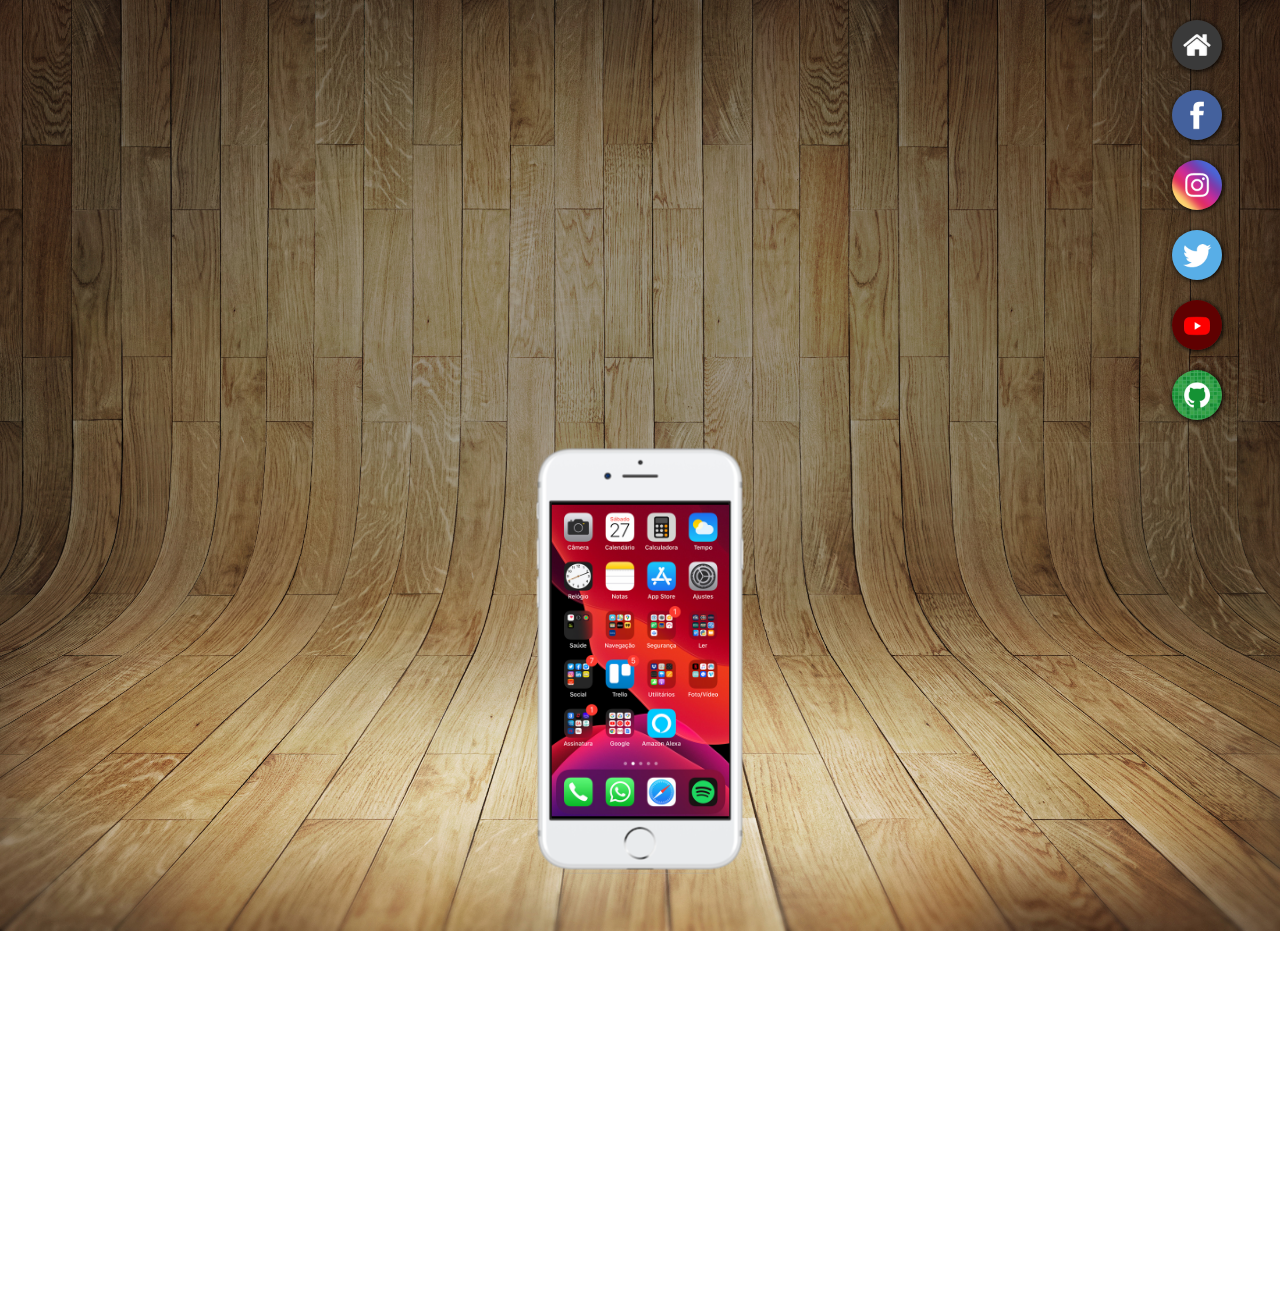
<file: index.html>
<!DOCTYPE html>
<html lang="pt-br">

<head>
    <meta charset="UTF-8">
    <meta name="viewport" content="width=device-width, initial-scale=1.0">
    <title>Projeto rede sociais</title>
    <link rel="shortcut icon" href="favicon.ico" type="image/x-icon">
    <link rel="stylesheet" href="estilos/style.css">
</head>

<body>
    <main>  <!--criou duas section dentro do main para indentificar o conteudo principal 'iphone'  e 'redes sociais '-->
        <section id="telefone">  <!-- elemento unico para setar as propriedades no css -->
            <iframe src="home.html" name="home" id="home" frameborder="0"></iframe>
        </section>
        <section id="redes">
           <a href="home.html" target="home"><img src="imagens/logo-home.jpg" alt="home"></a> 
           <a href="facebook.html" target="home"><img src="imagens/logo-facebook.jpg" alt="facebook"></a>
          <a href="insta.html" target="home"><img src="imagens/logo-instagram.jpg" alt="instagram"></a>
          <a href="twitter.html" target="home"><img src="imagens/logo-twitter.jpg" alt="twitter"></a>
          <a href="youtube.html" target="home"><img src="imagens/logo-youtube.jpg" alt="youtube"></a>
          <a href="git.html" target="home"><img src="imagens/logo-github.jpg" alt="github"></a>
          

        </section>
    </main>
</body>

</html>
</file>
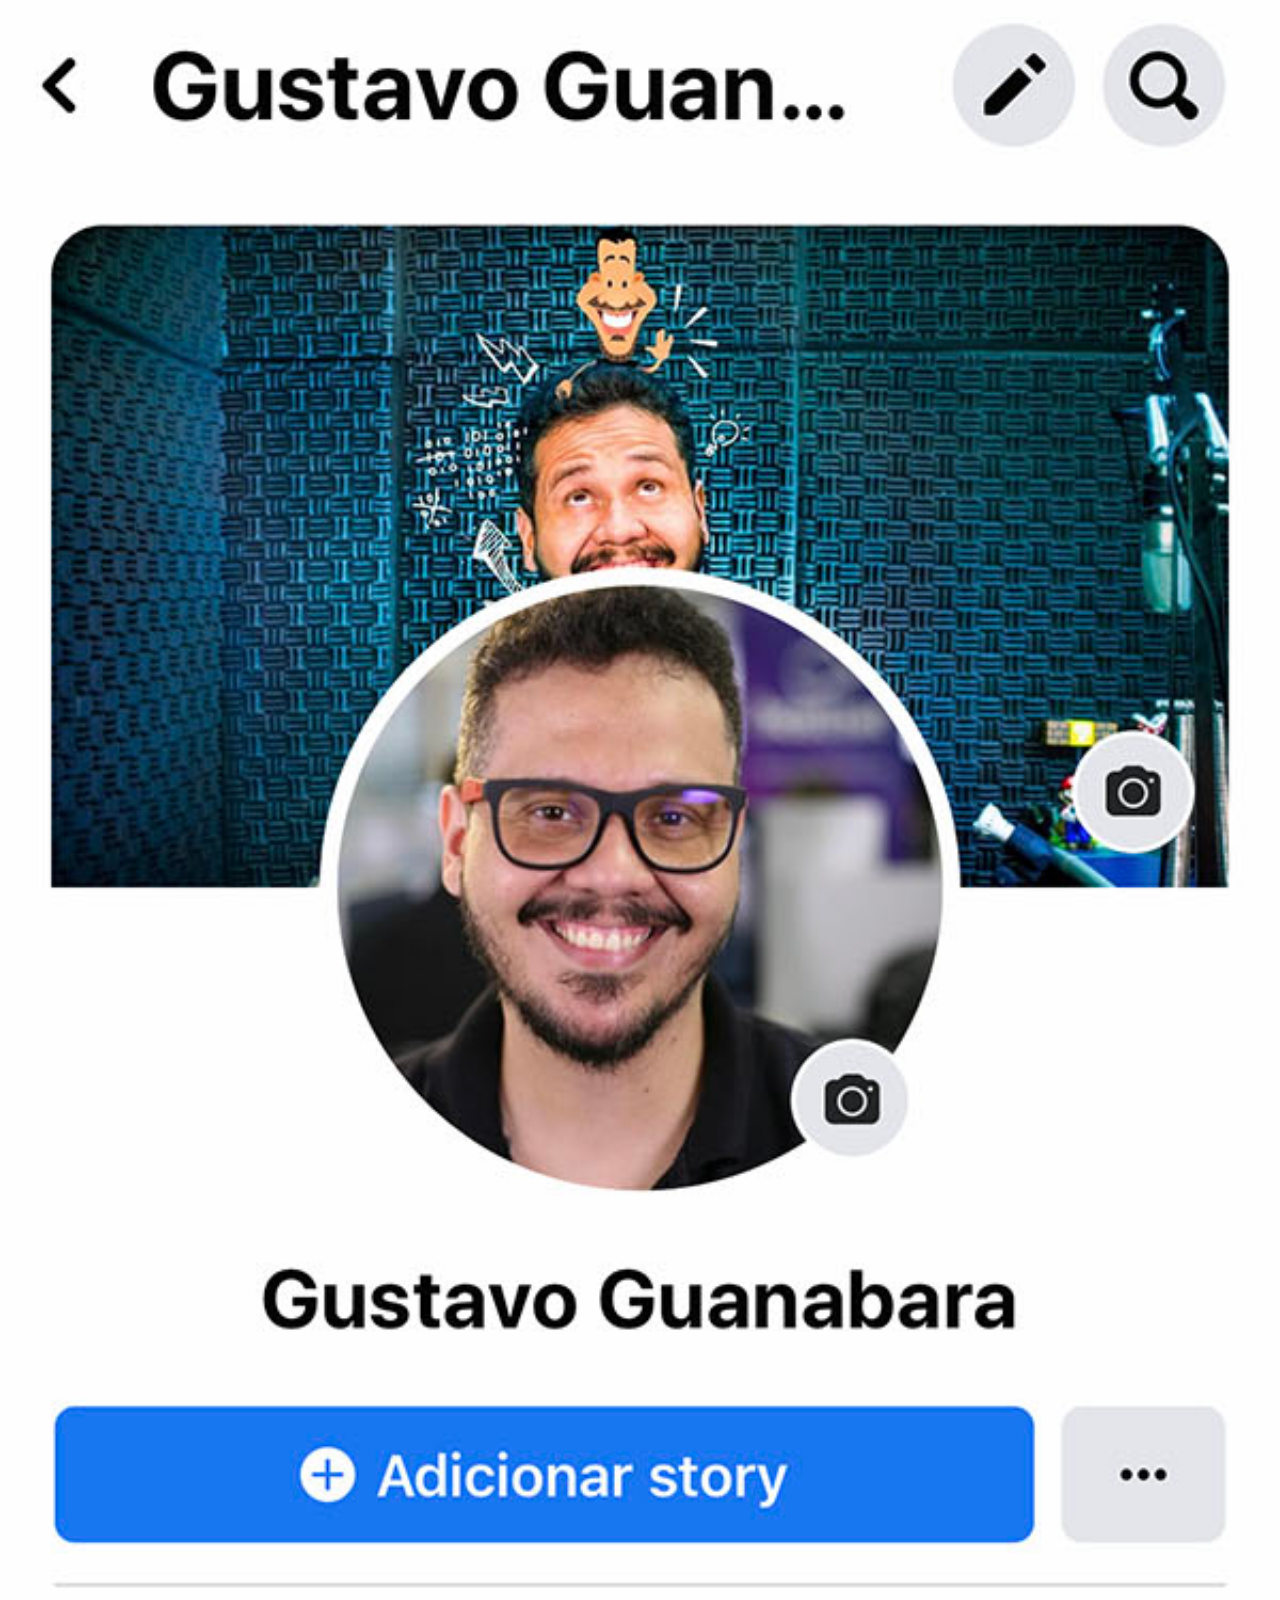
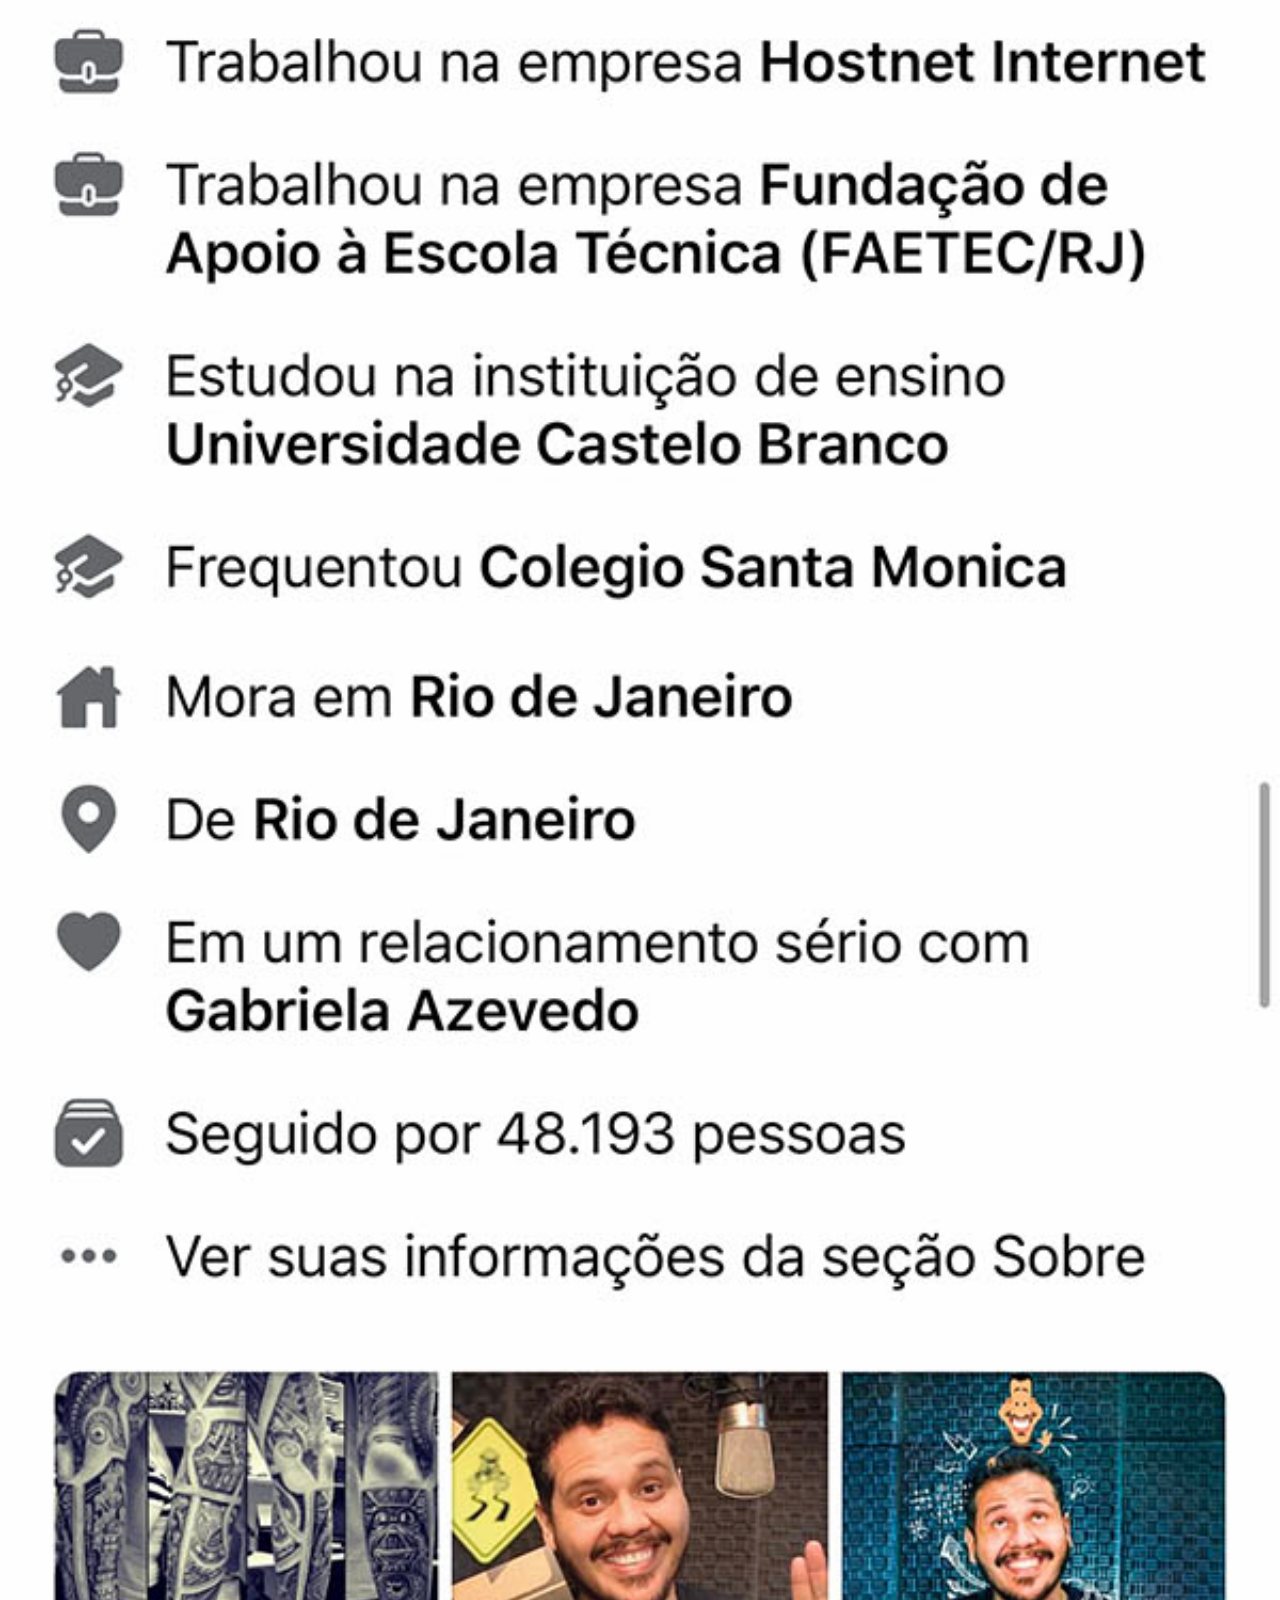
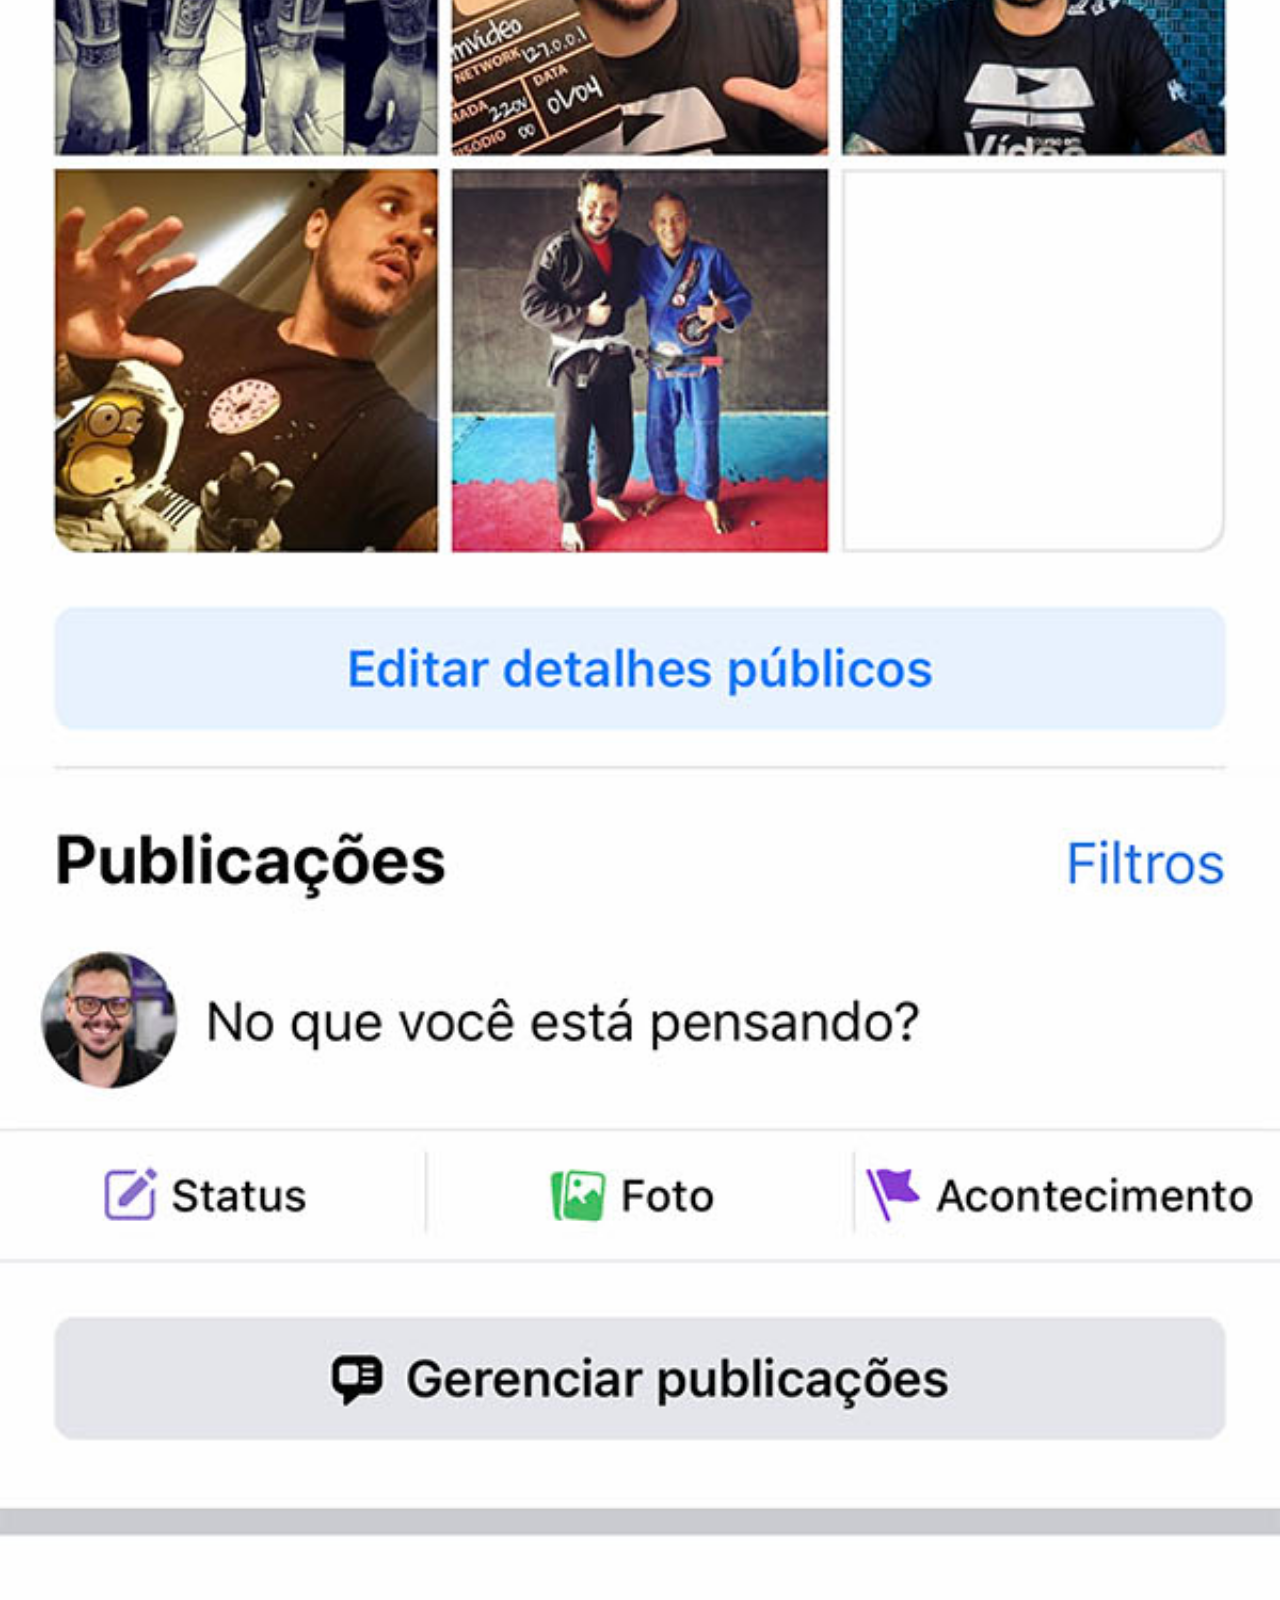
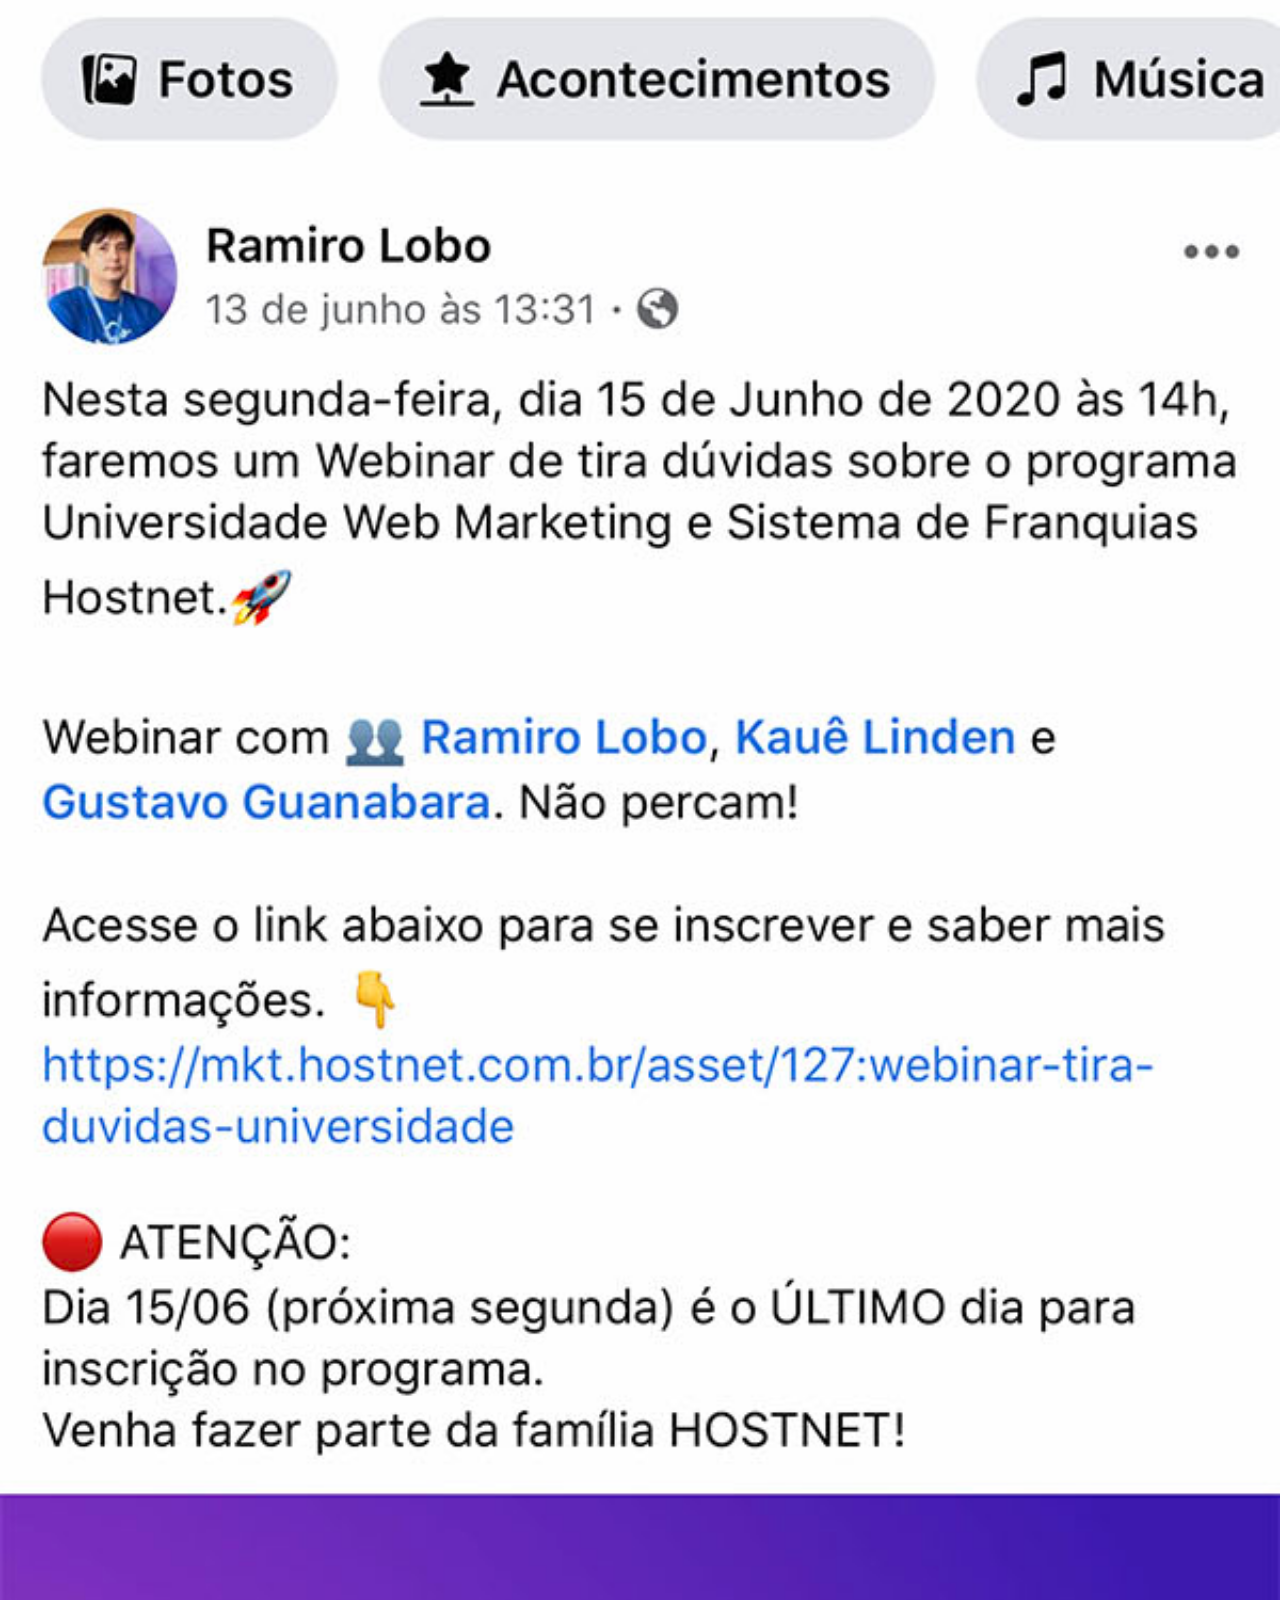
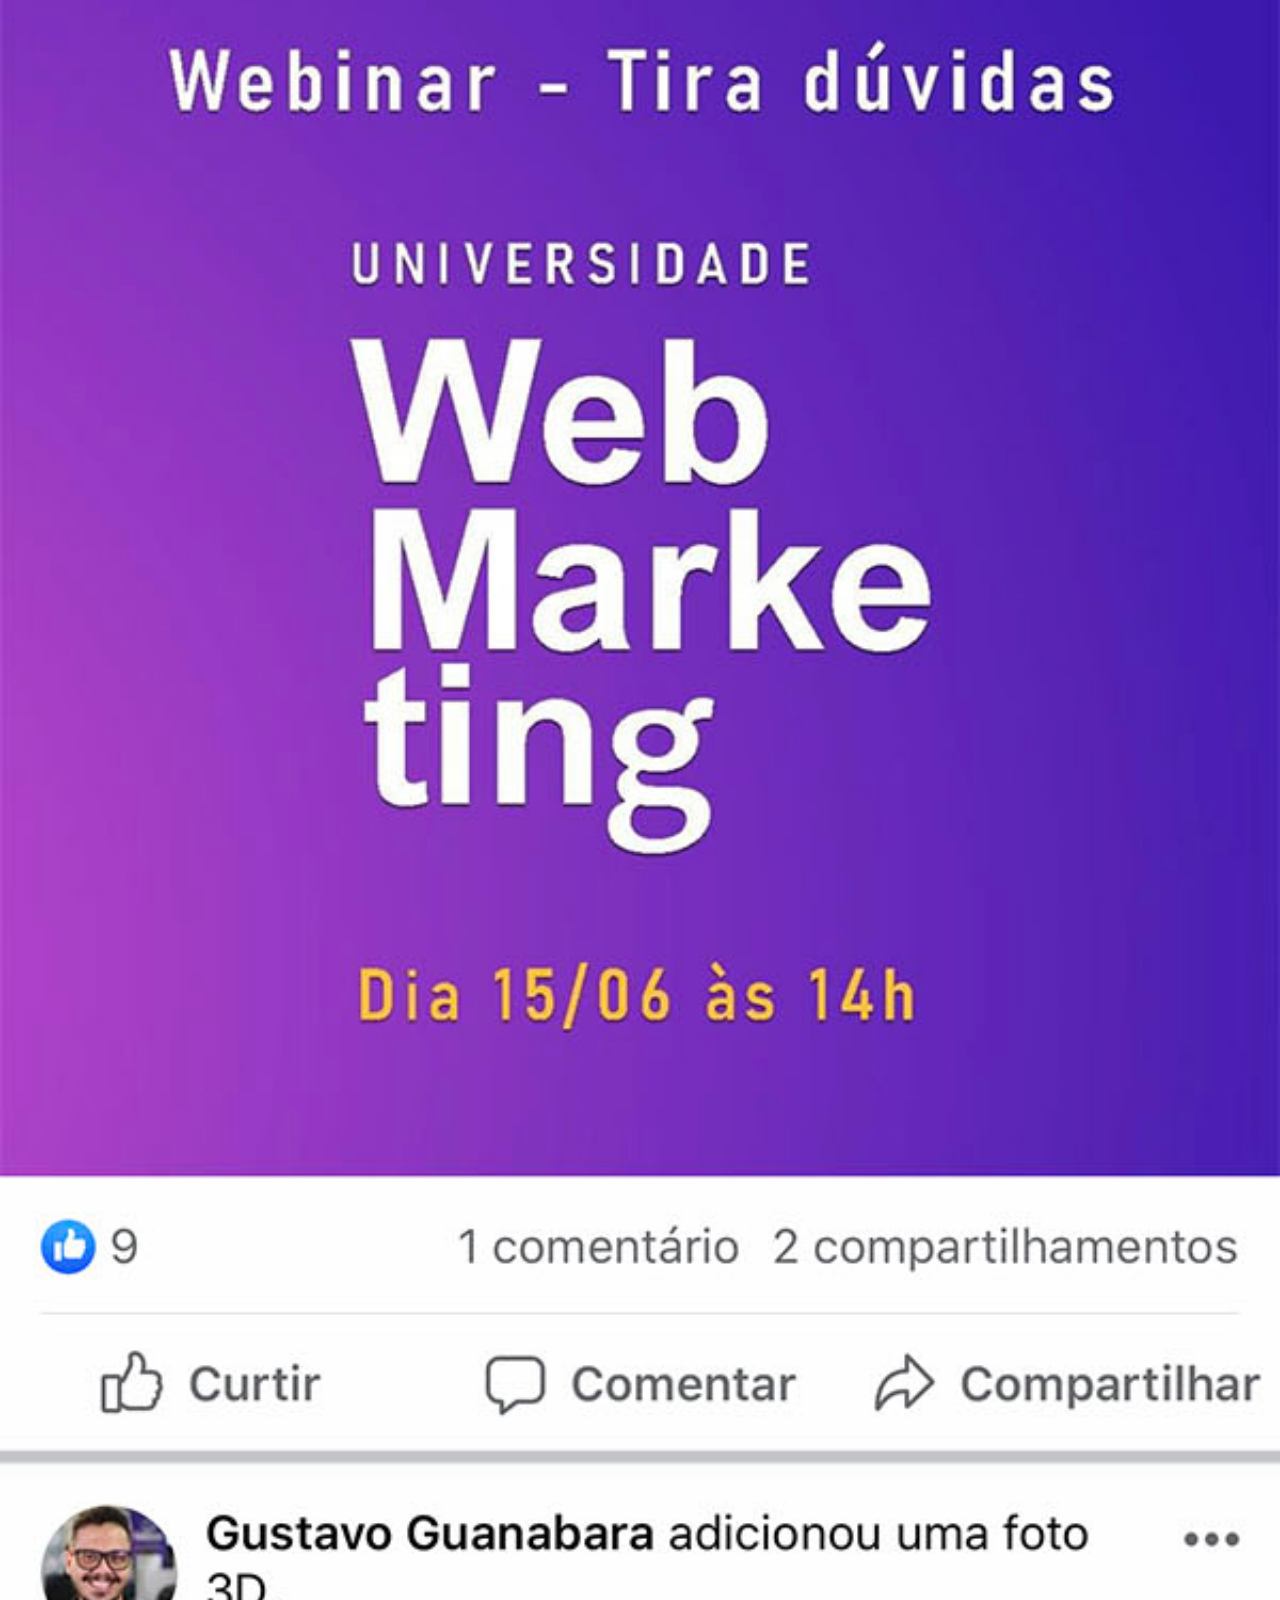
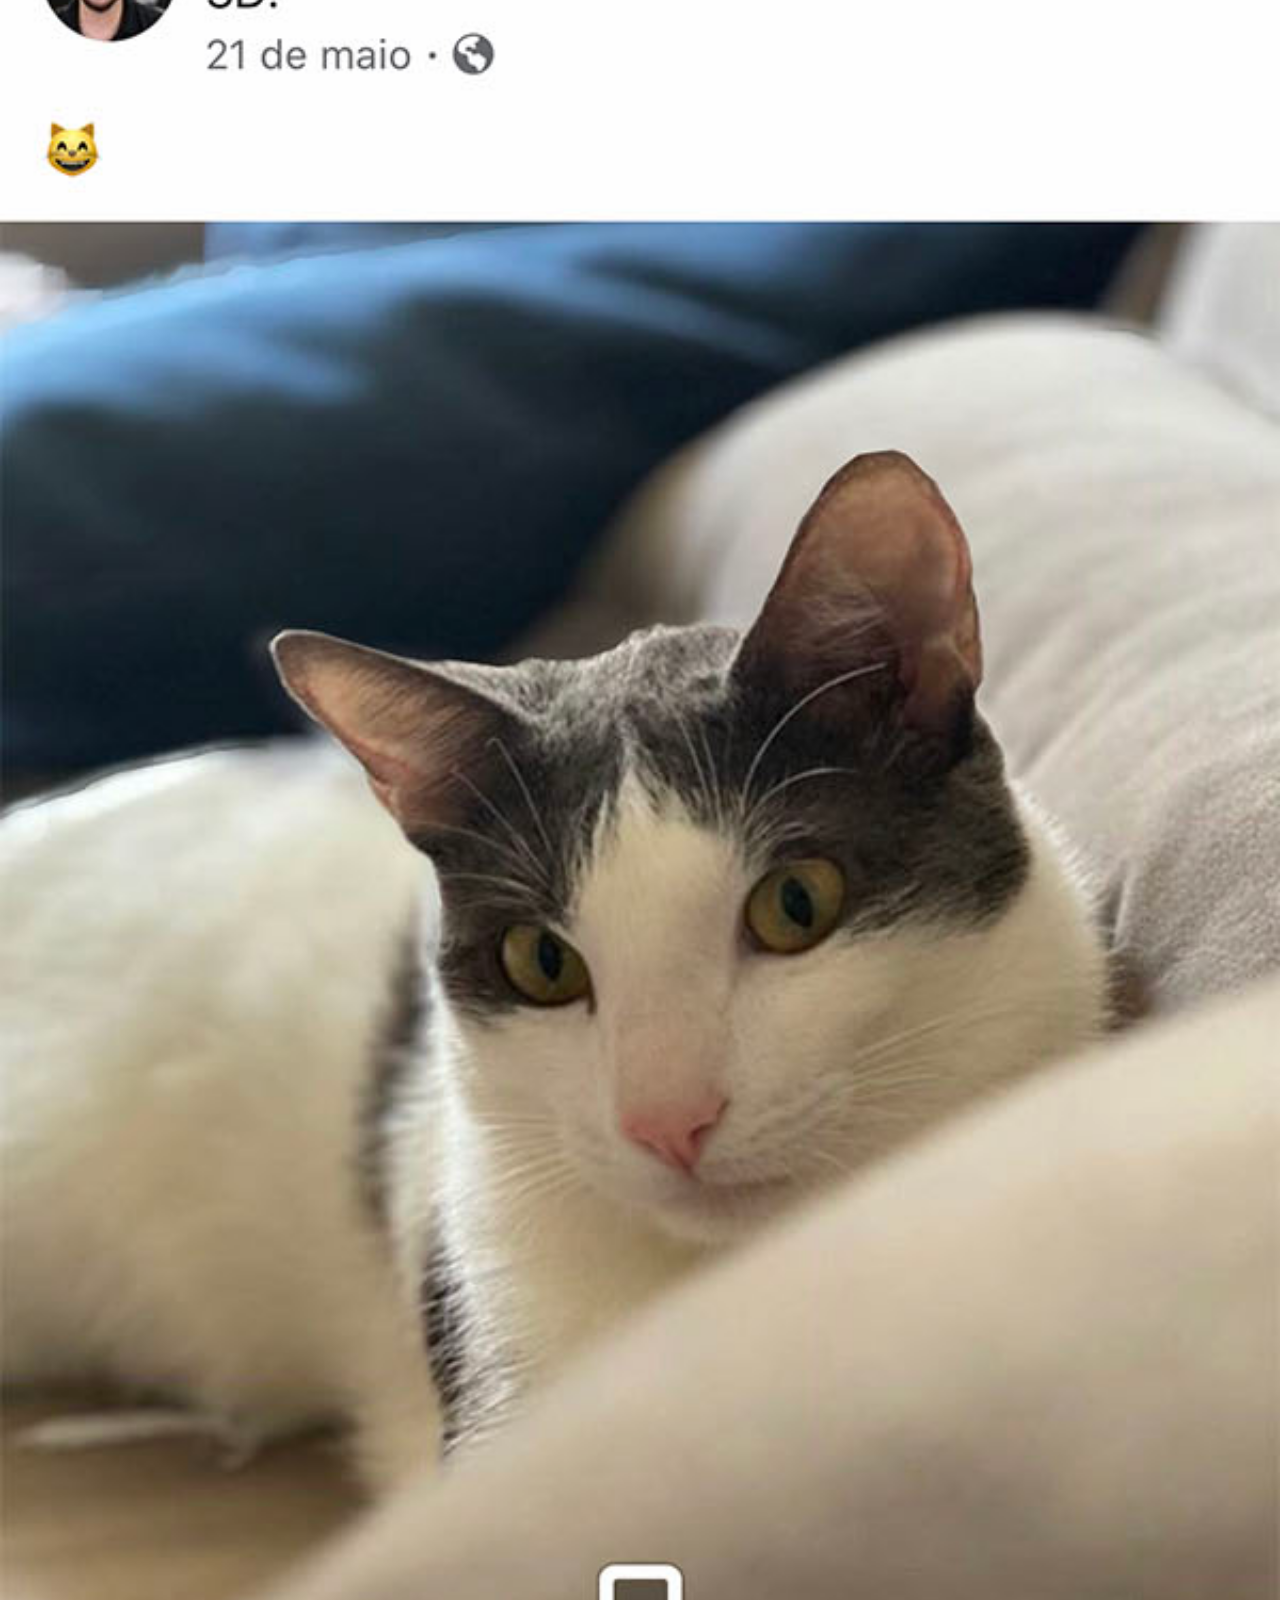
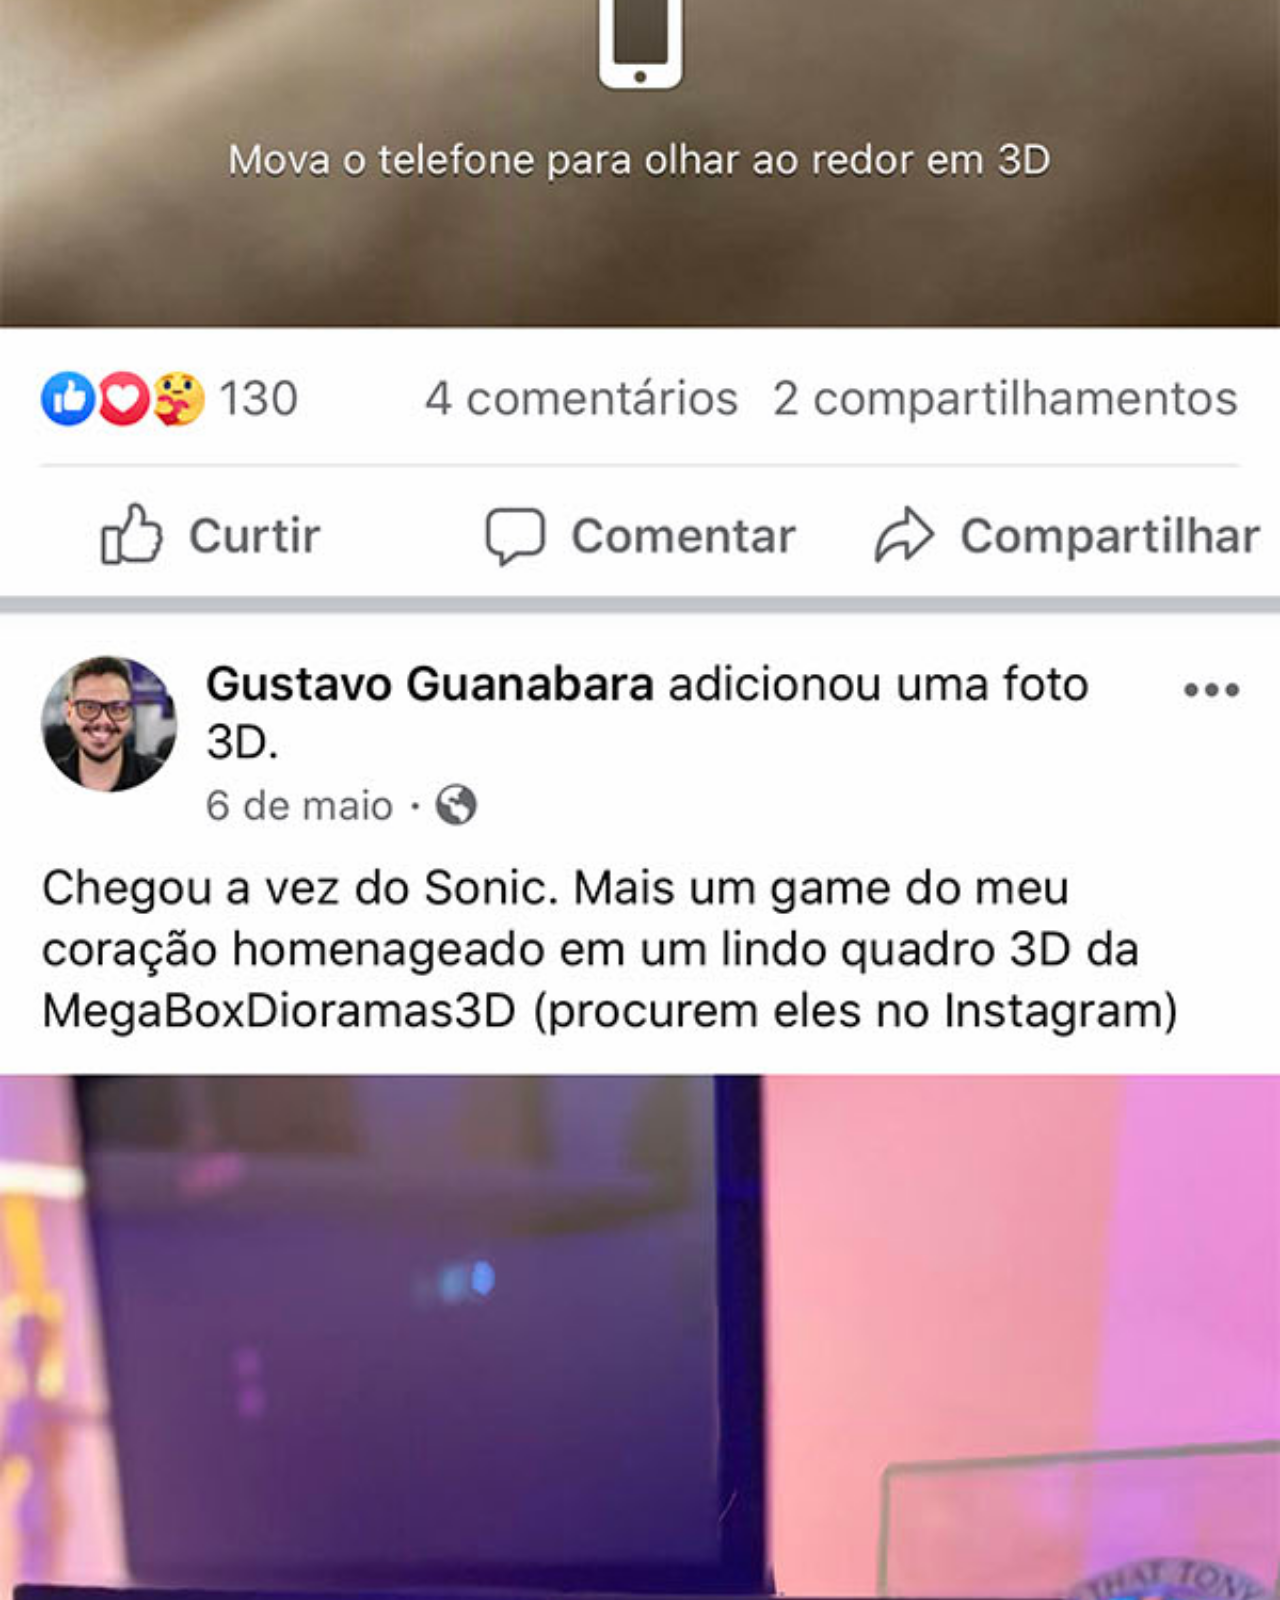
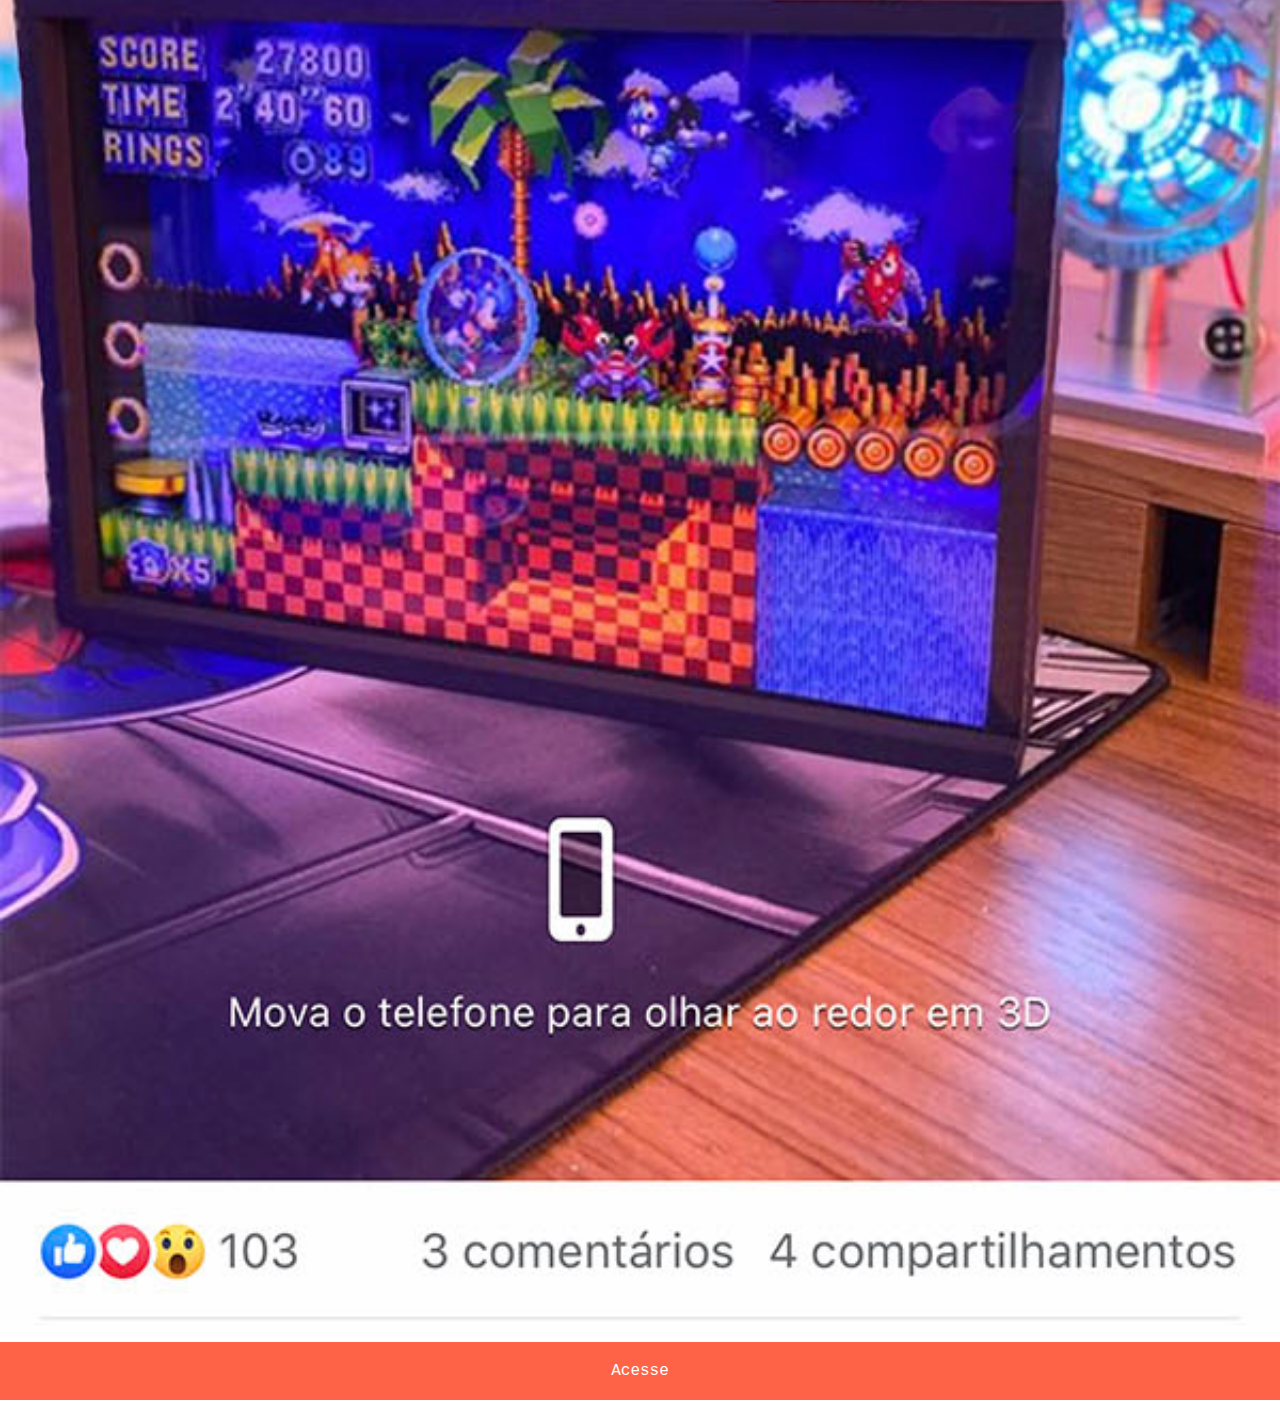
<file: facebook.html>
<!DOCTYPE html>
<html lang="en">
<head>
    <meta charset="UTF-8">
    <meta name="viewport" content="width=device-width, initial-scale=1.0">
    <title>Facebook</title>
    <link rel="stylesheet" href="estilos/style-social.css">
</head>
<body>
    <img src="imagens/tela-facebook.jpg" alt="tela-facebook">
    <a href="https://www.facebook.com/CursosEmVideo" target="_blank">Acesse</a>
</body>
</html>
</file>
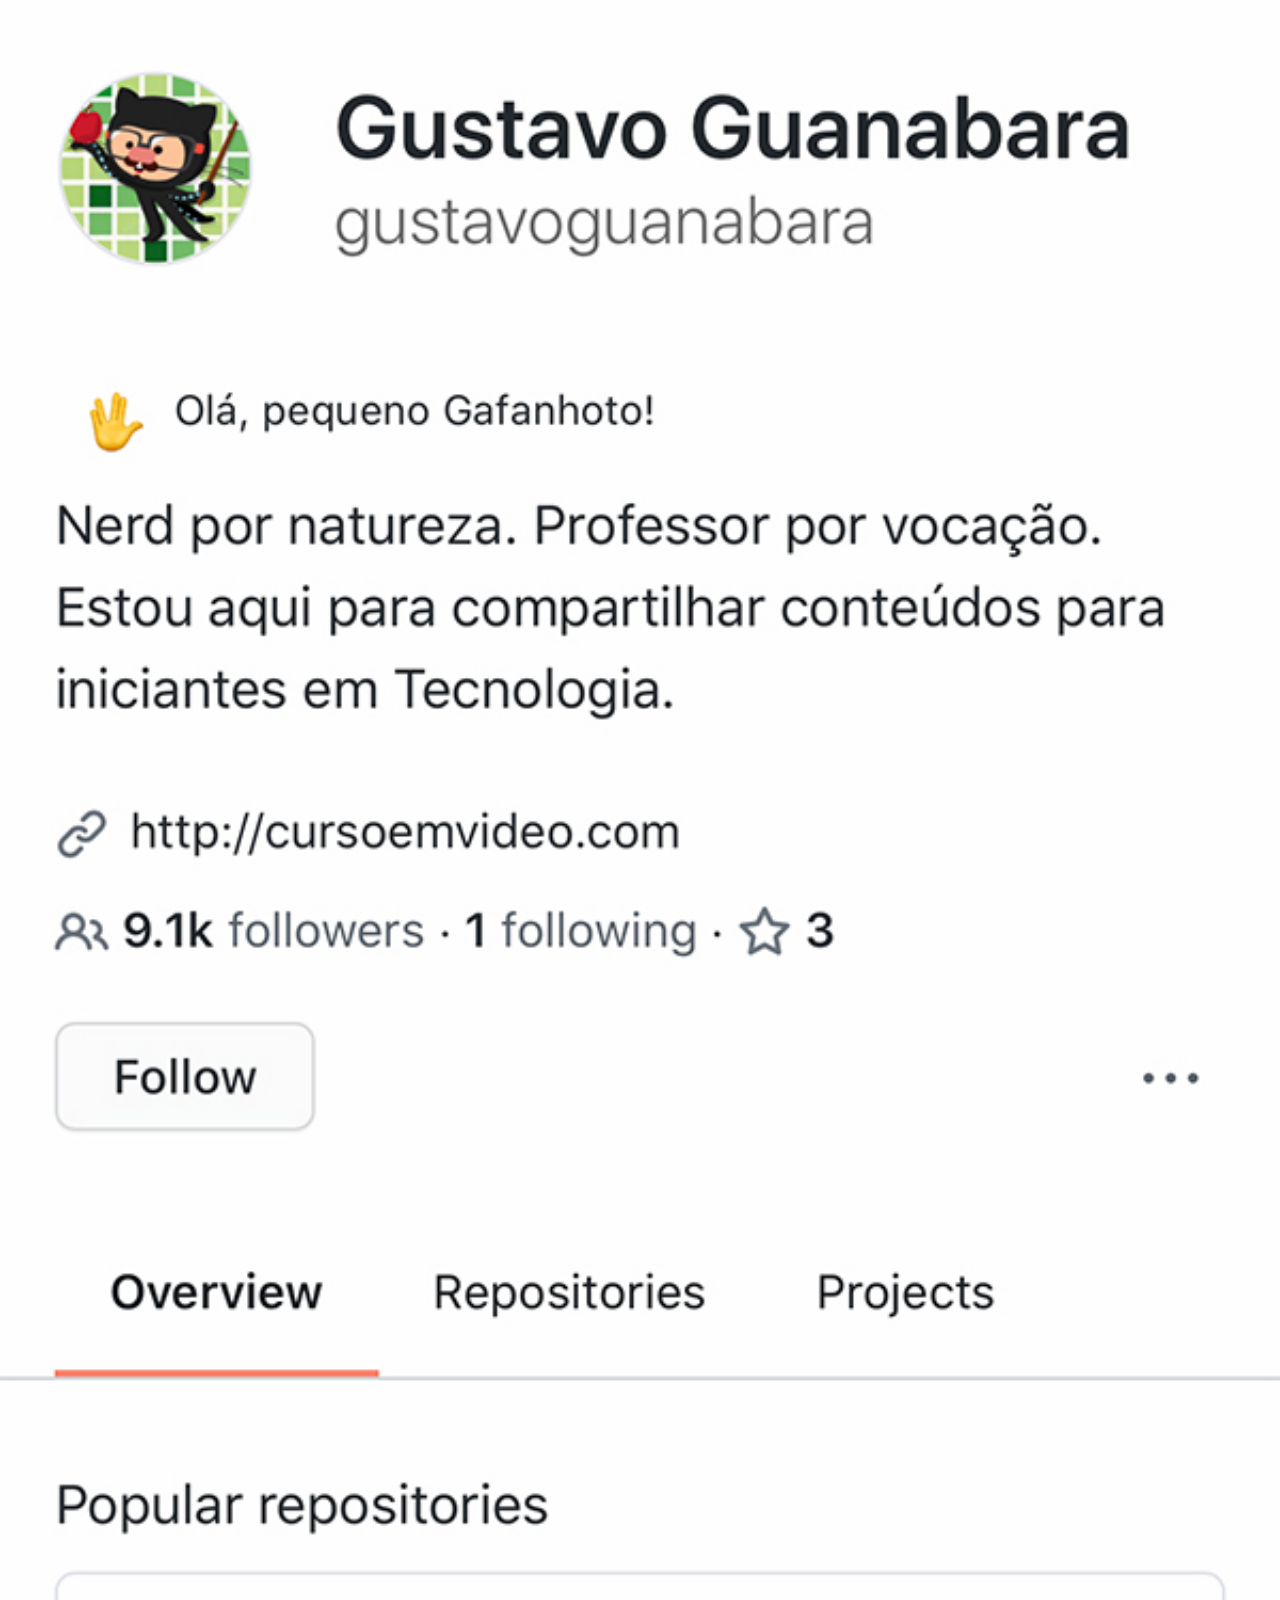
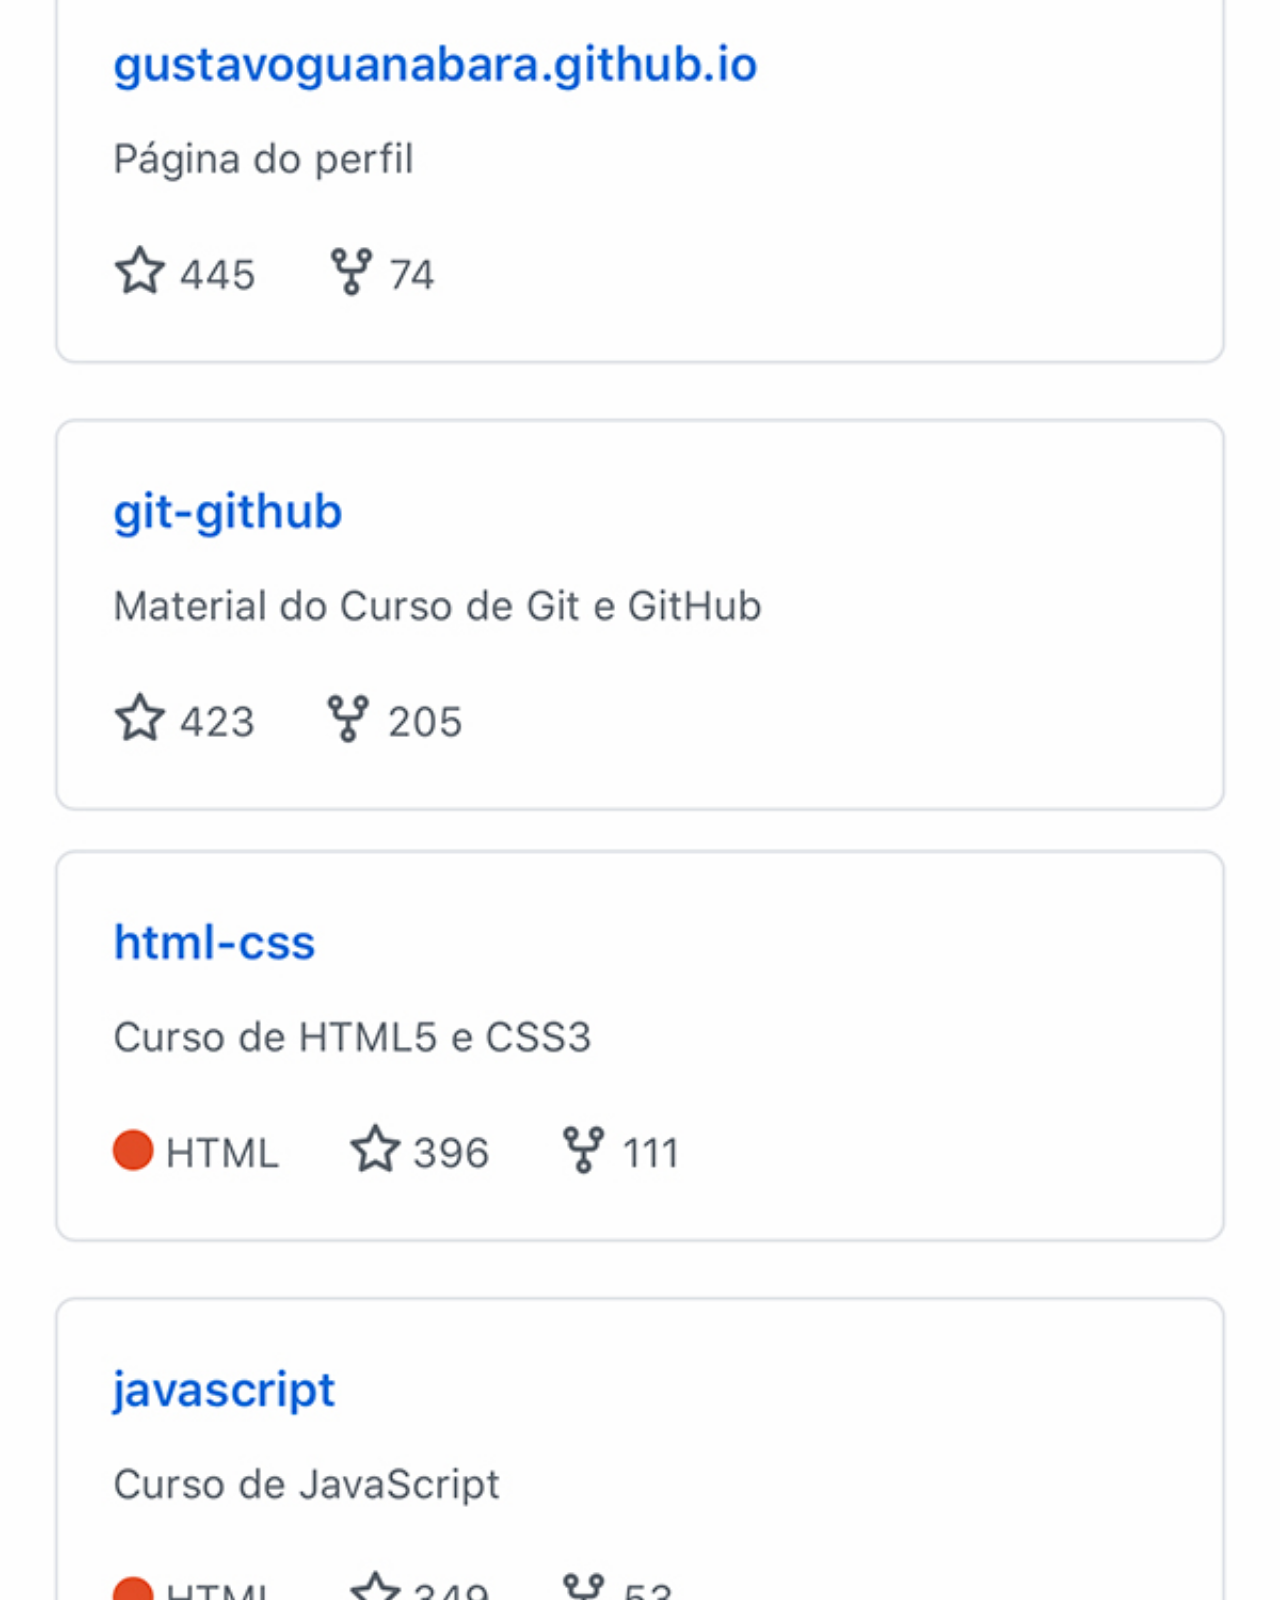
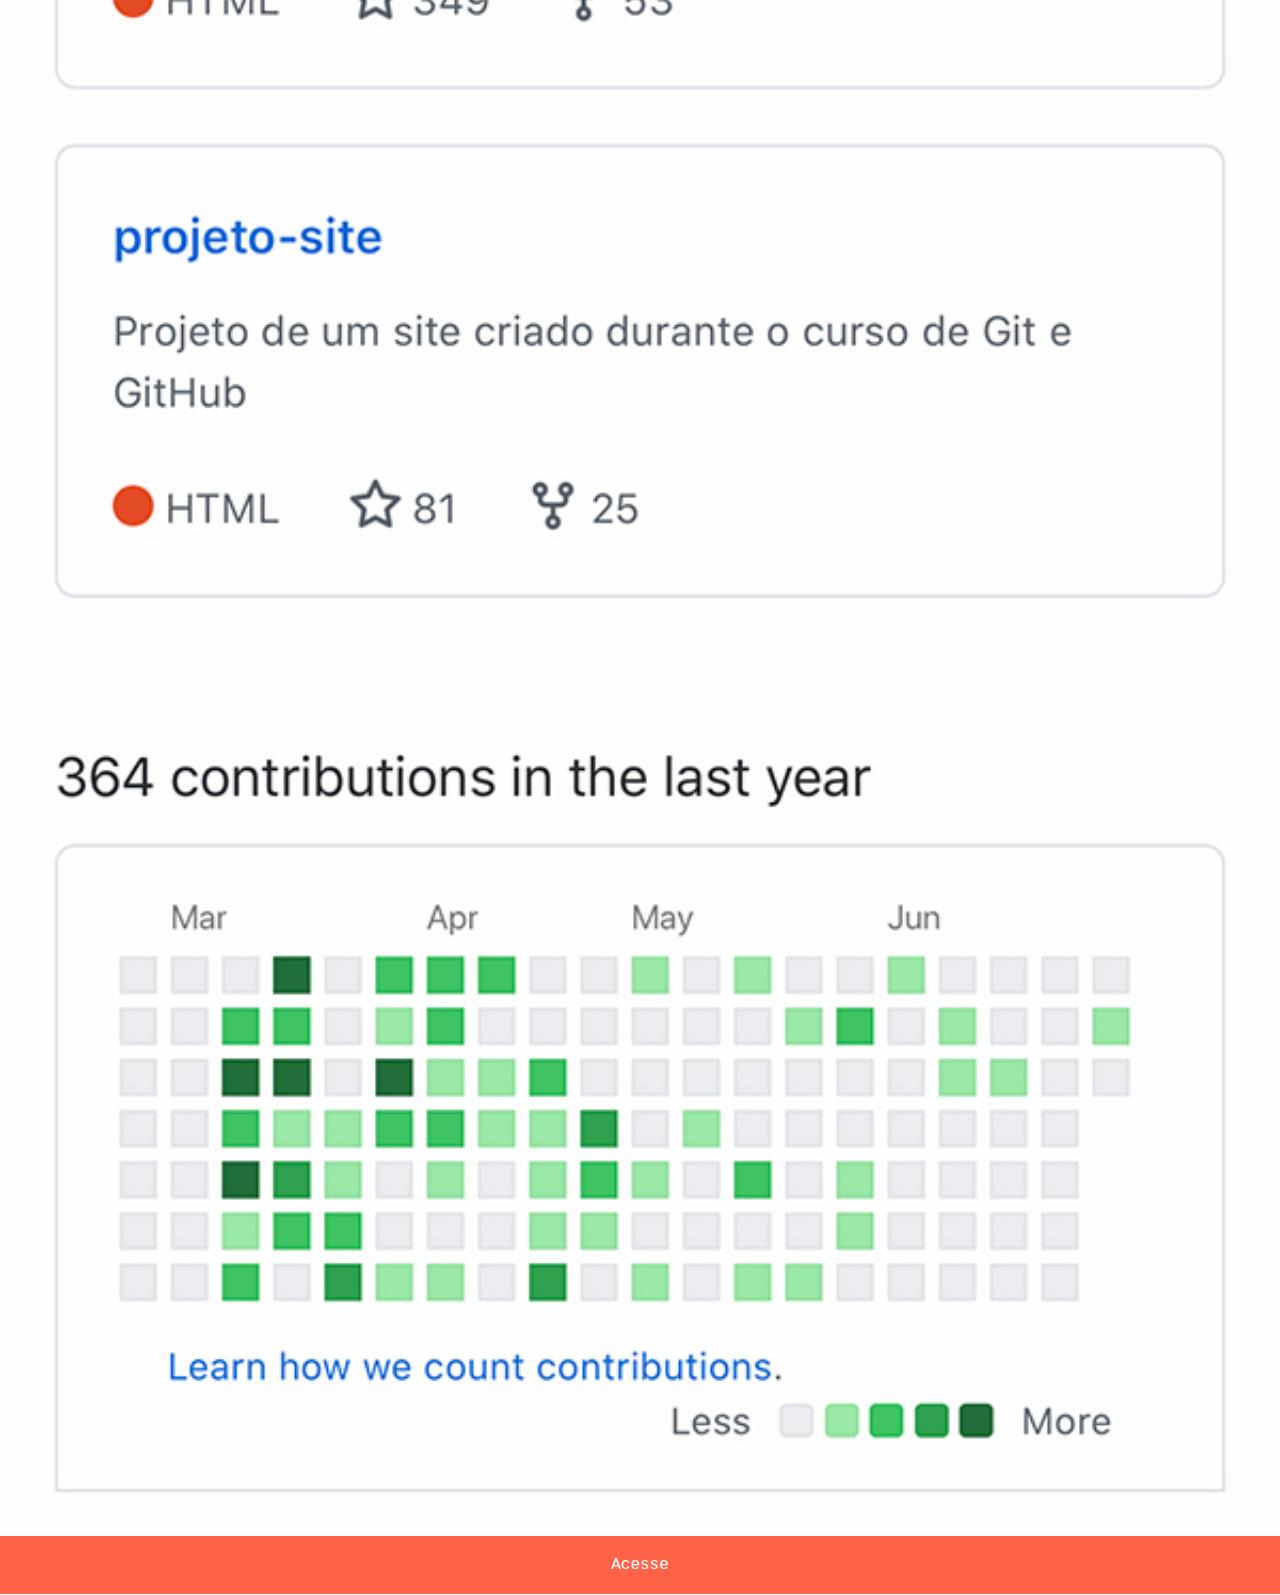
<file: git.html>
<!DOCTYPE html>
<html lang="en">
<head>
    <meta charset="UTF-8">
    <meta name="viewport" content="width=device-width, initial-scale=1.0">
    <title>Document</title>
    <link rel="stylesheet" href="estilos/style-social.css">
</head>
<body>
    <img src="imagens/tela-github.jpg" alt="tela-github">
    <a href="https://github.com/gustavoguanabara" target="_blank">Acesse</a>
</body>
</html>
</file>
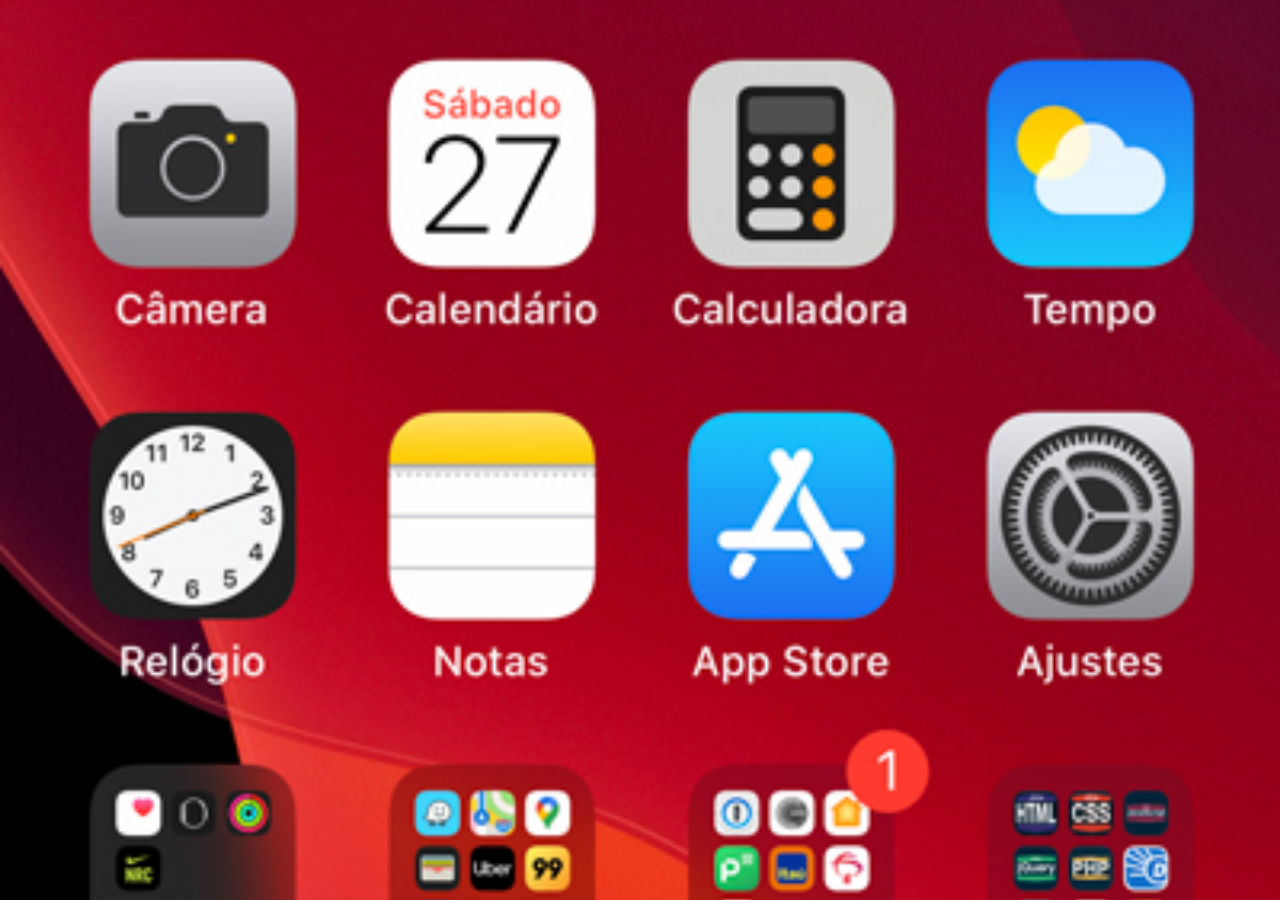
<file: home.html>
<!DOCTYPE html>
<html lang="en">
<head>
    <meta charset="UTF-8">
    <meta name="viewport" content="width=device-width, initial-scale=1.0">
    <title>Home</title>
    <style>
        *{
            padding: 0px;
            margin: 0px;
        }
        body{   
            width: 100vw;
            height: 100vh;
            background: black url("/imagens/tela-home.jpg") no-repeat top center;
            background-size: cover;
            }
    </style>
</head>
<body>
    
</body>
</html>
</file>
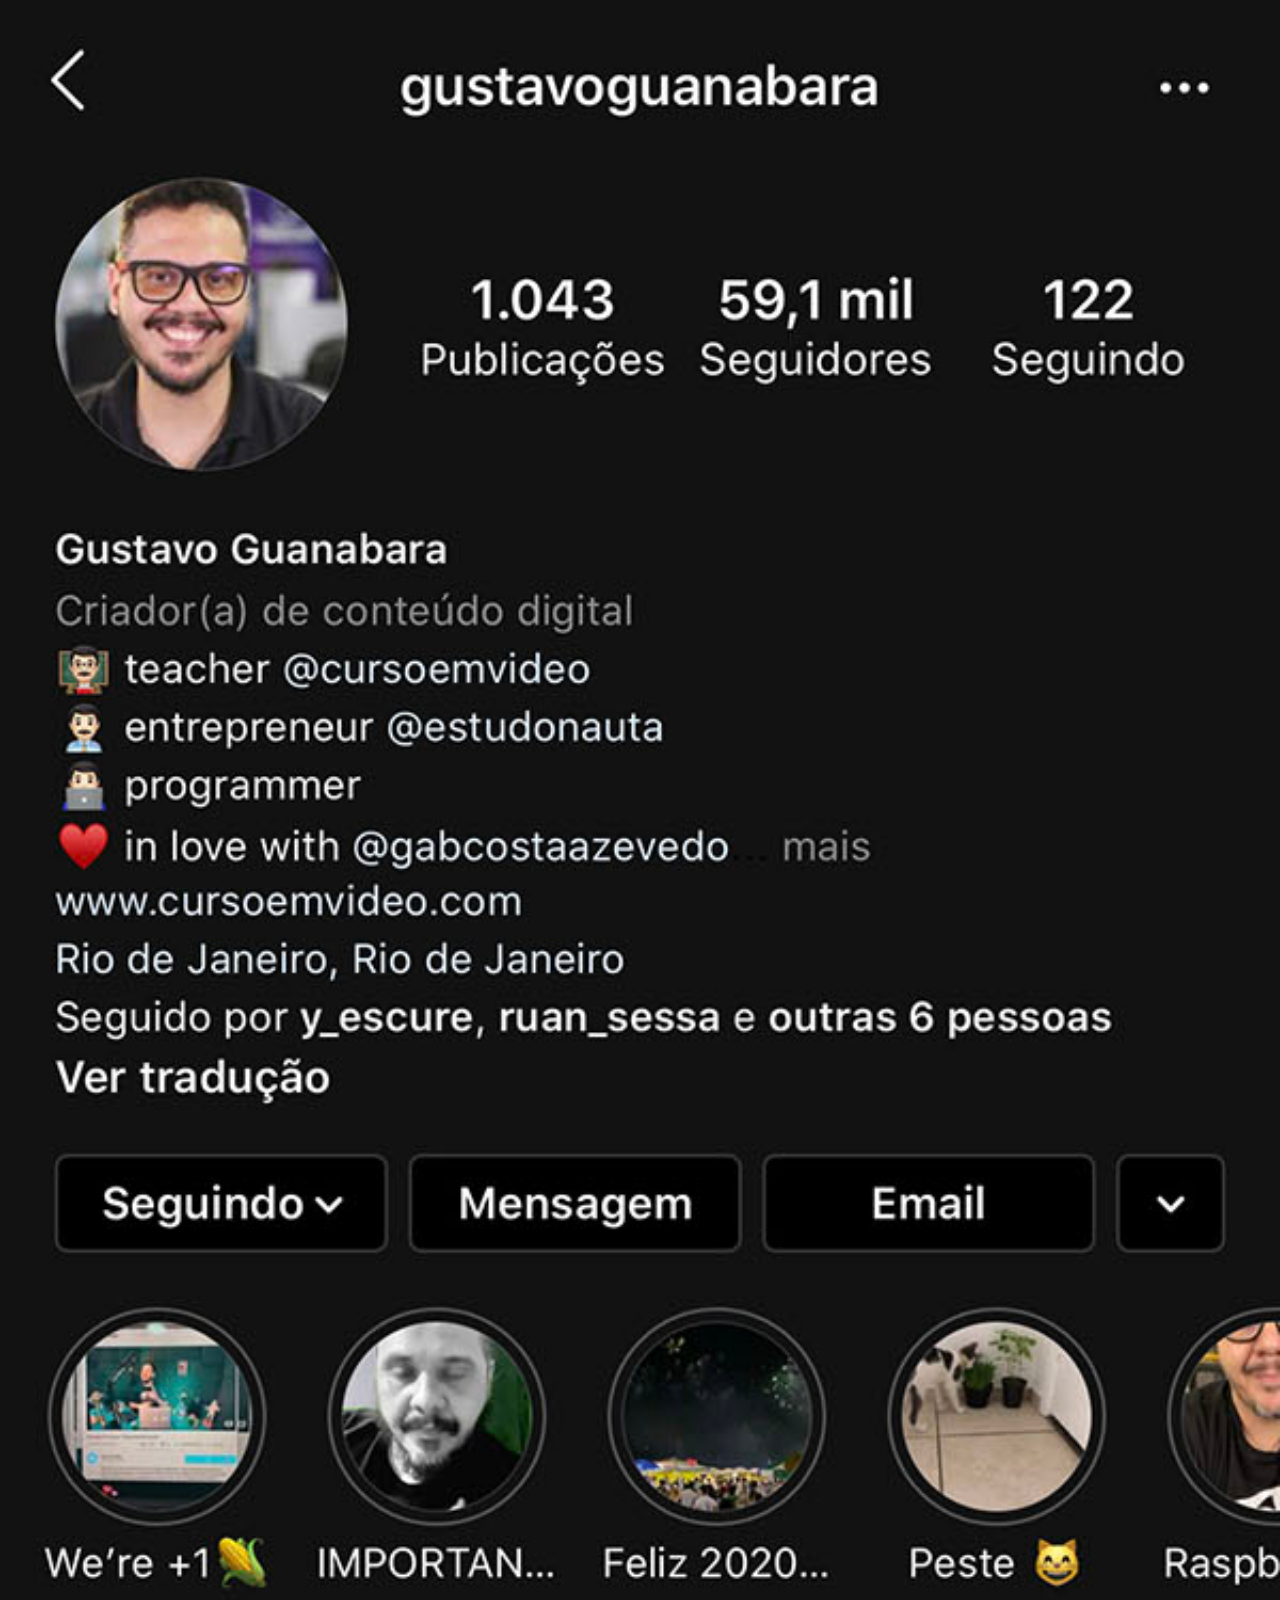
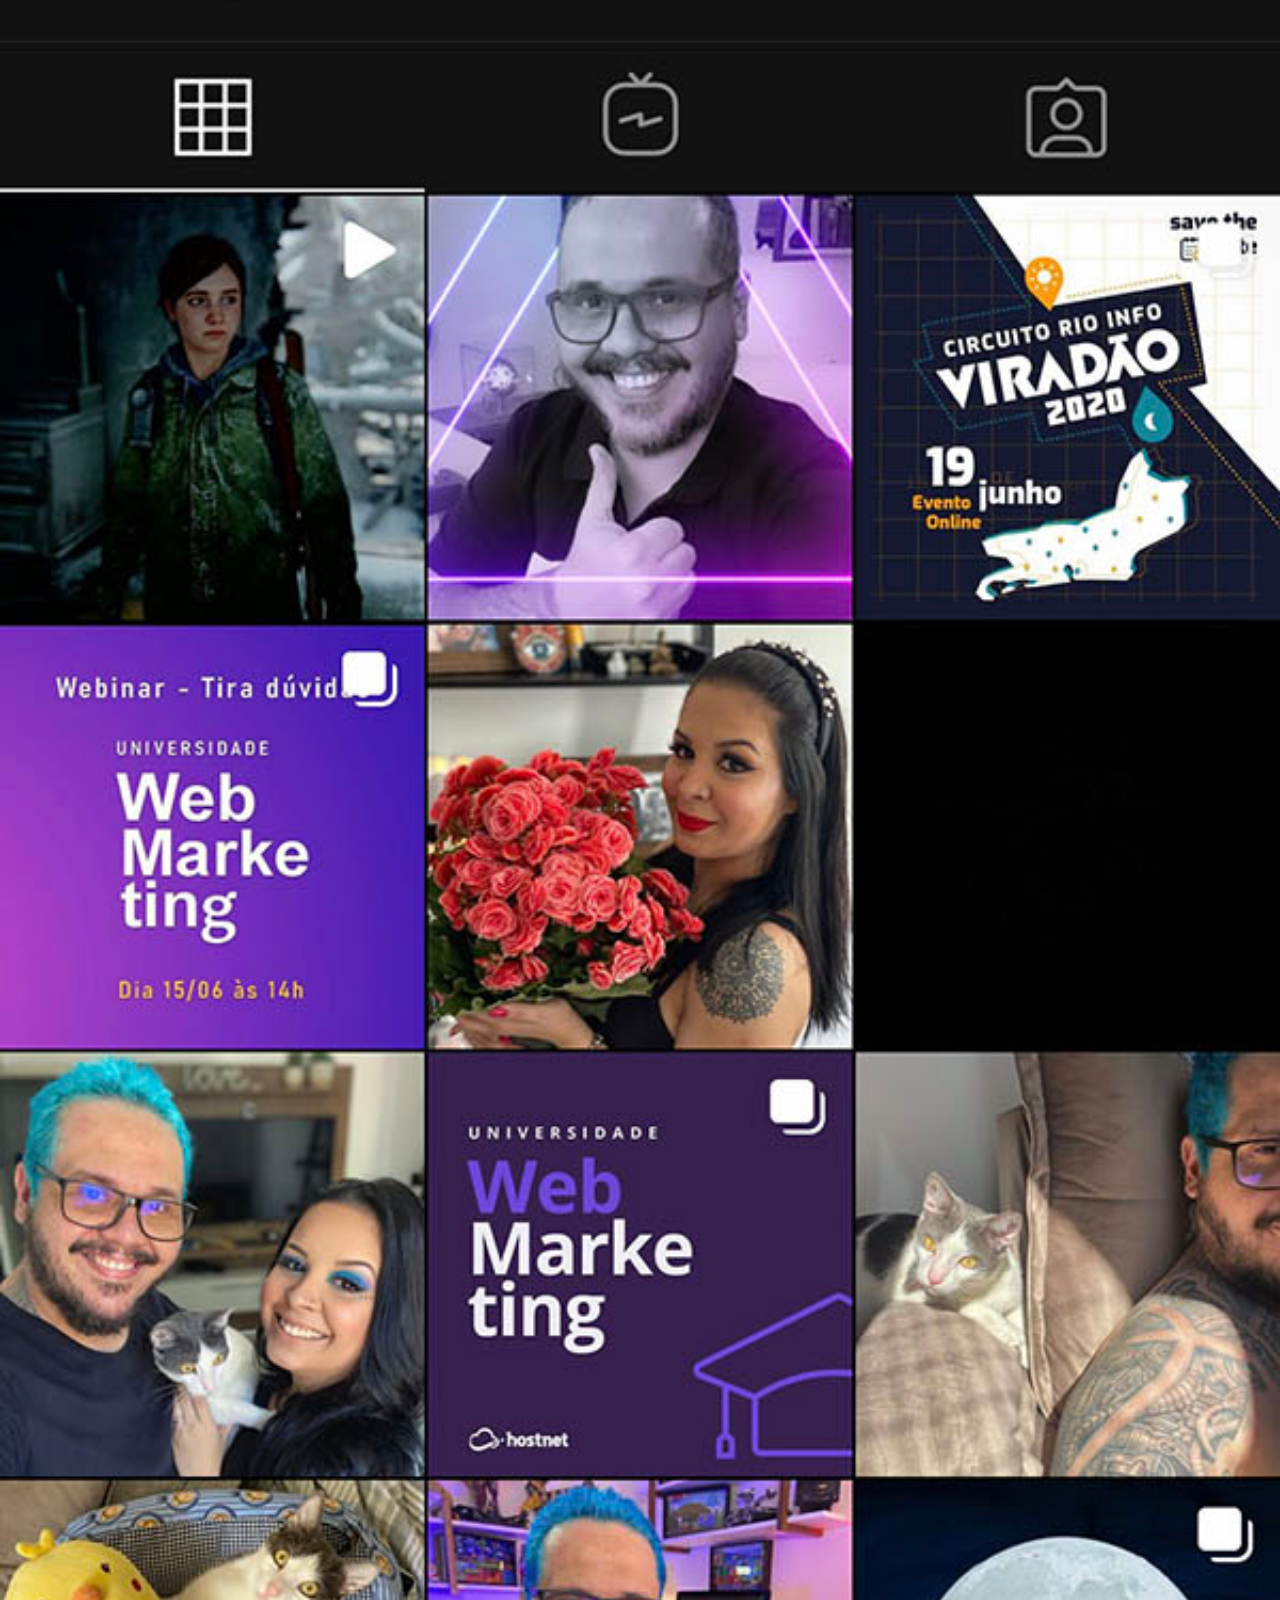
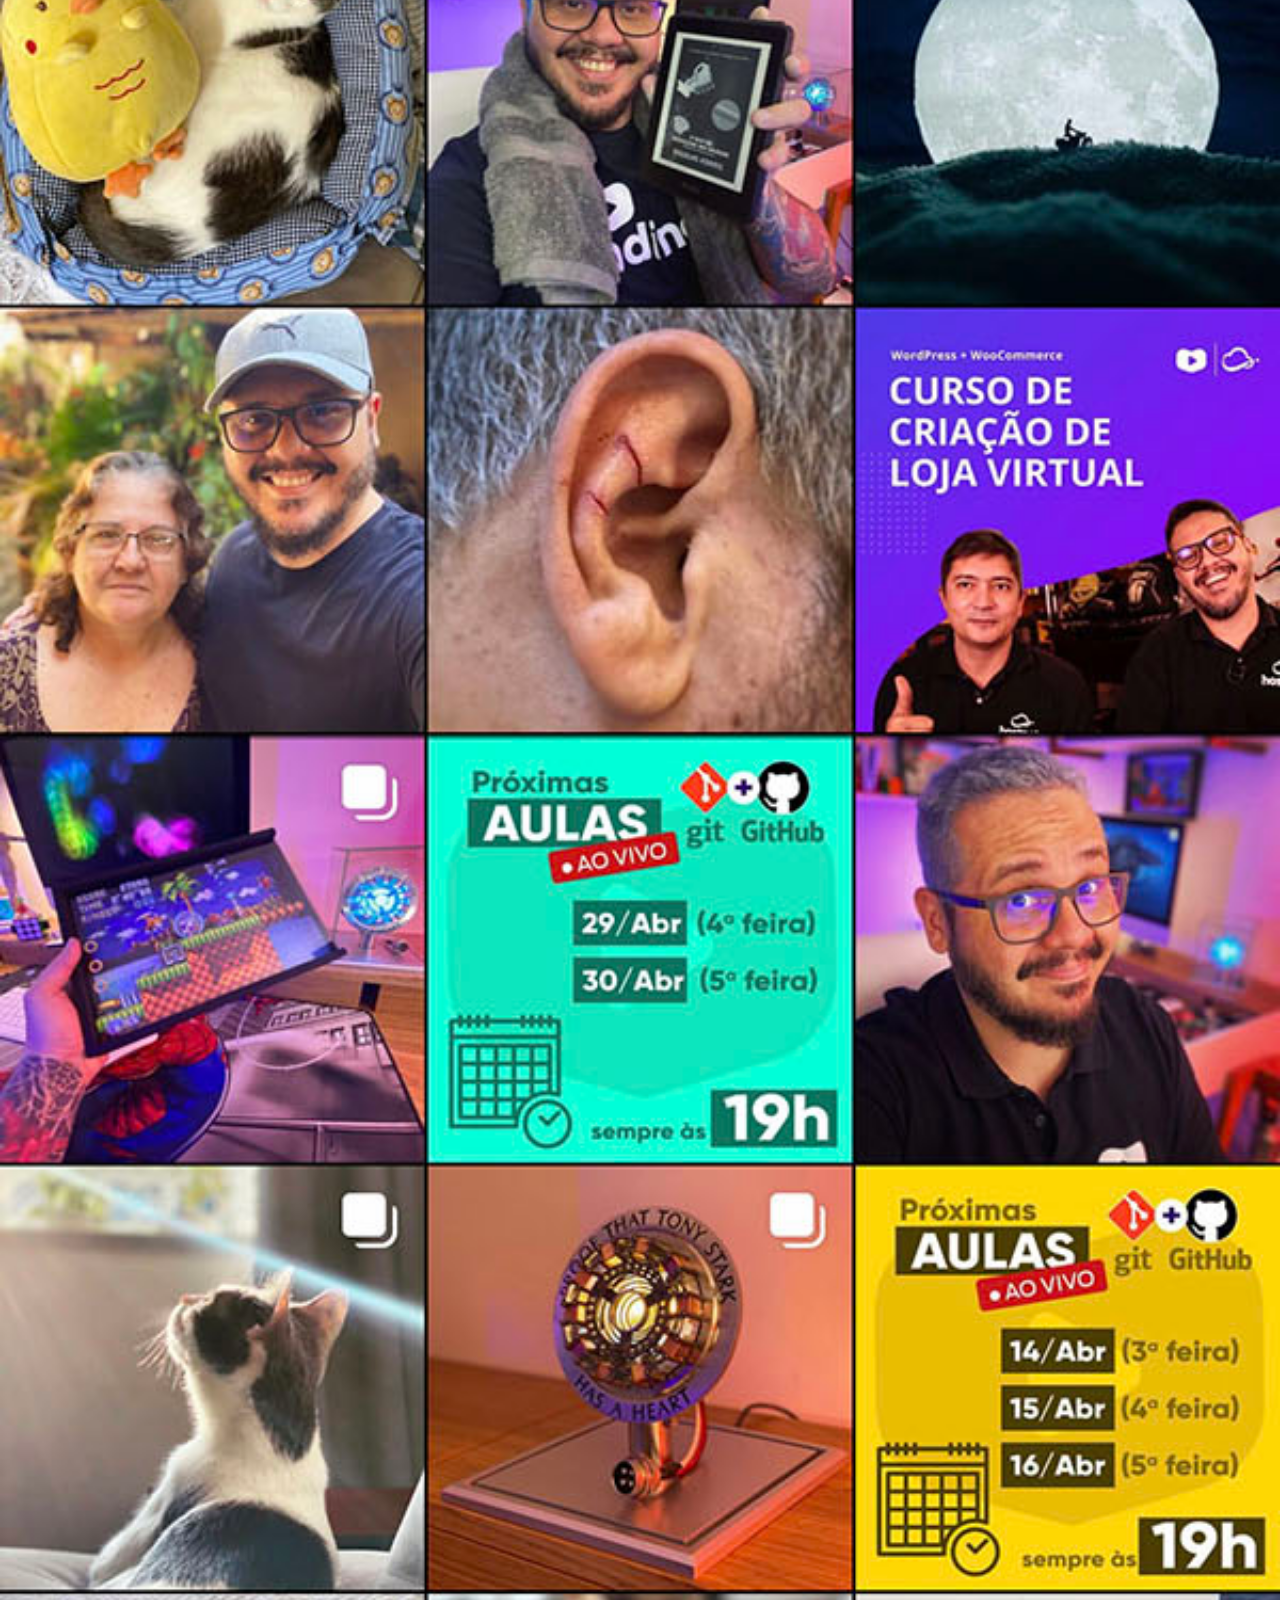
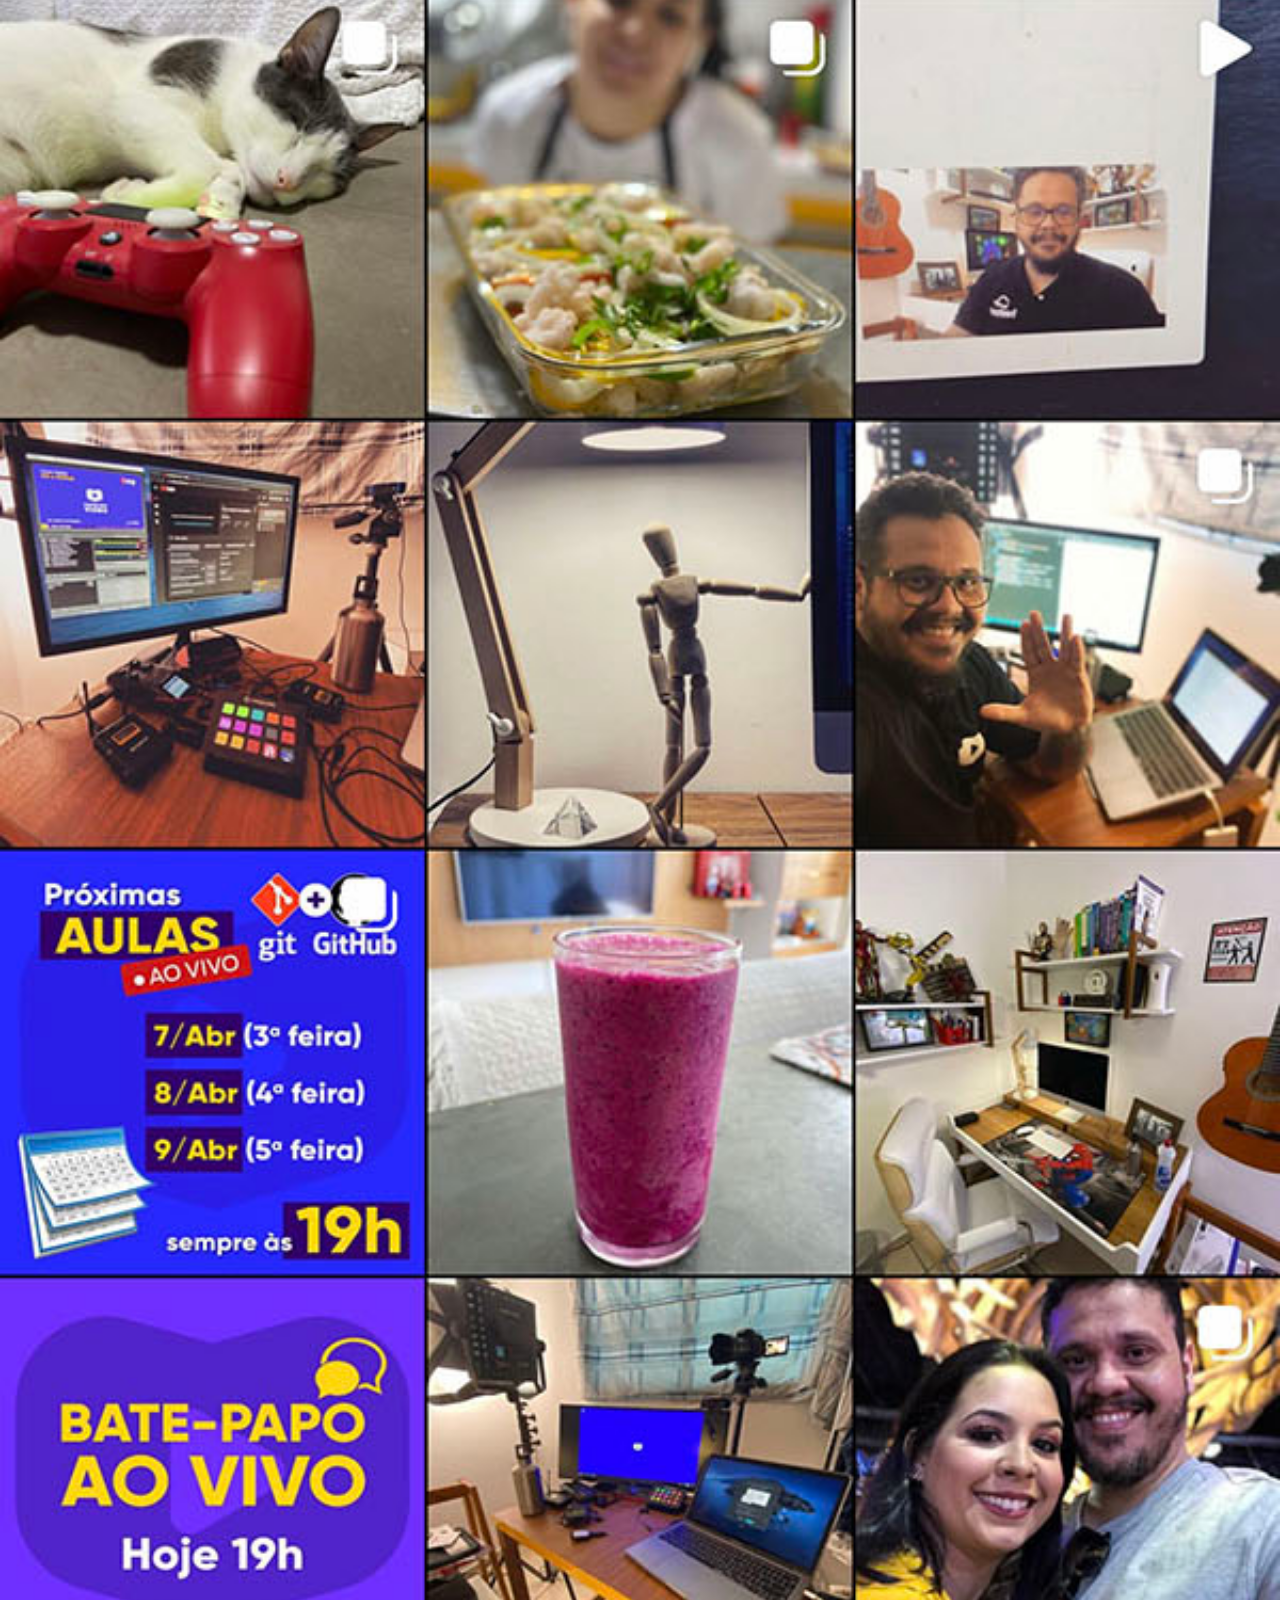
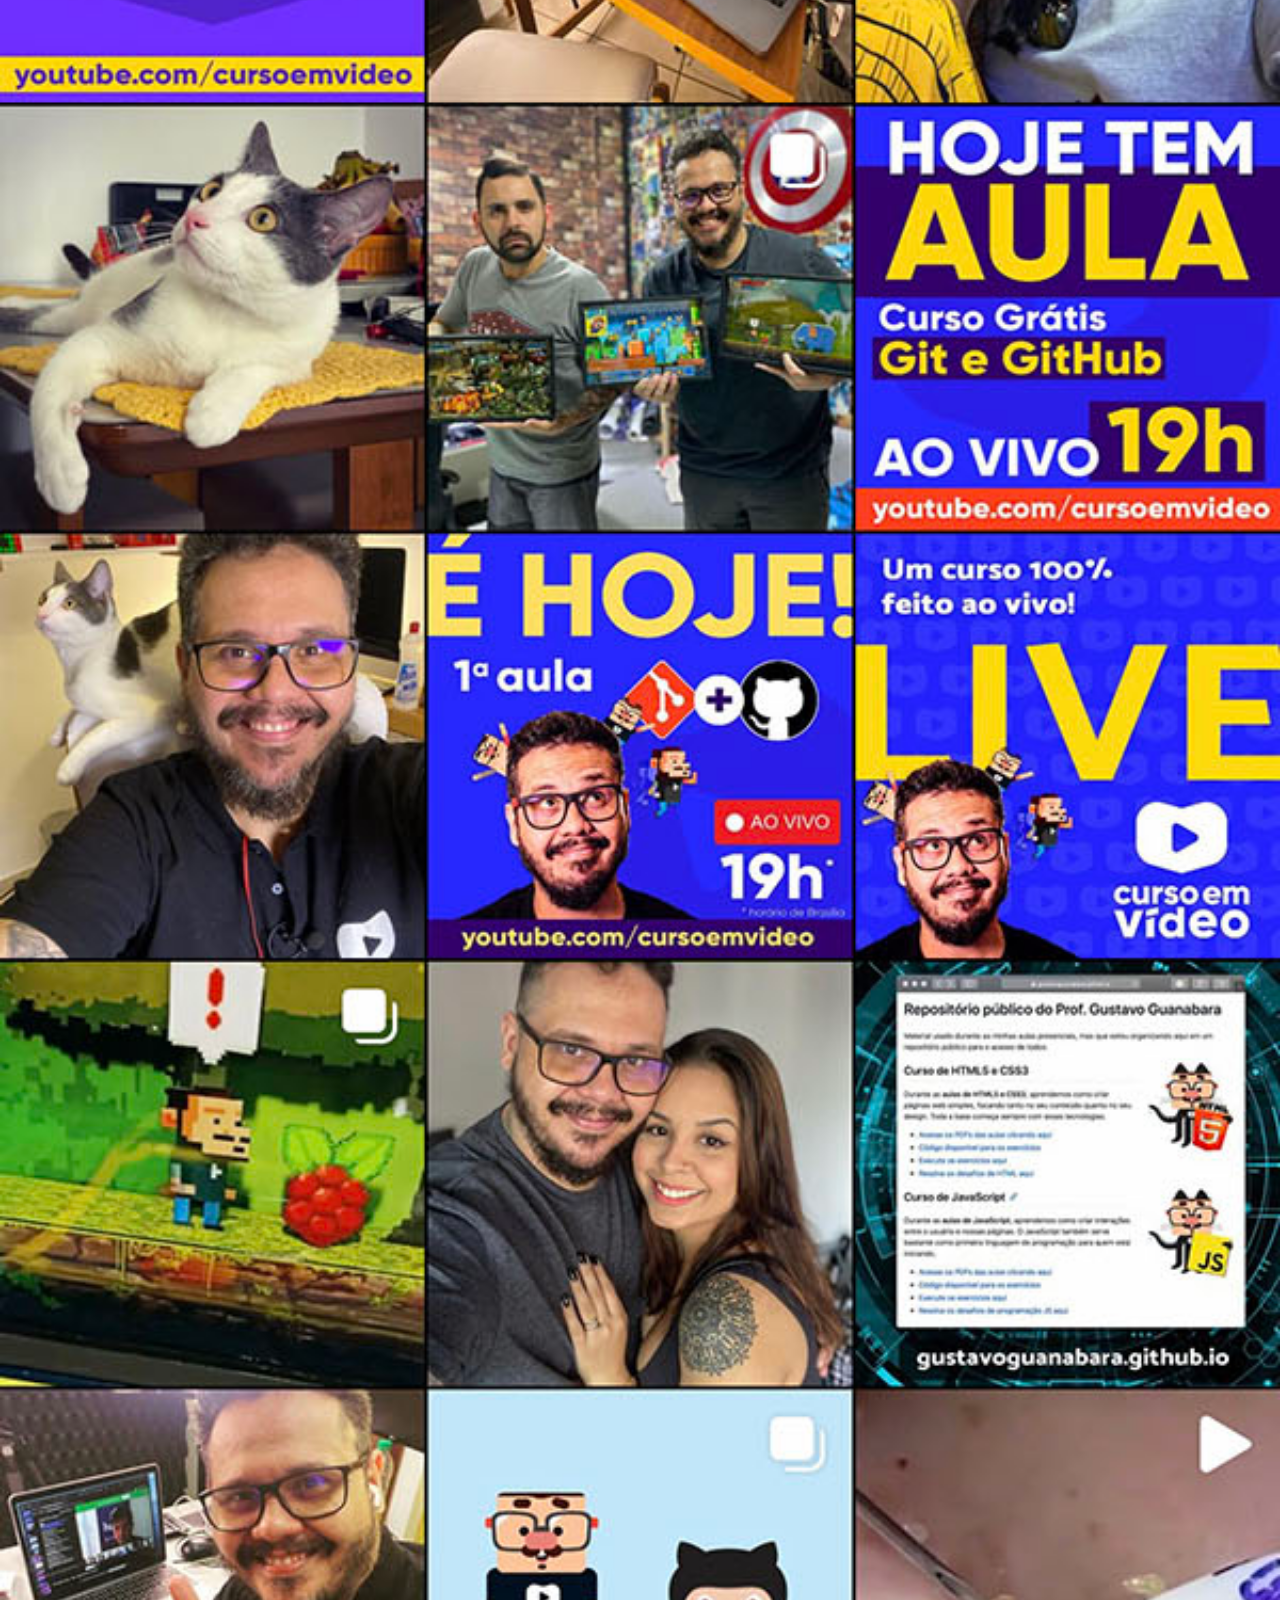
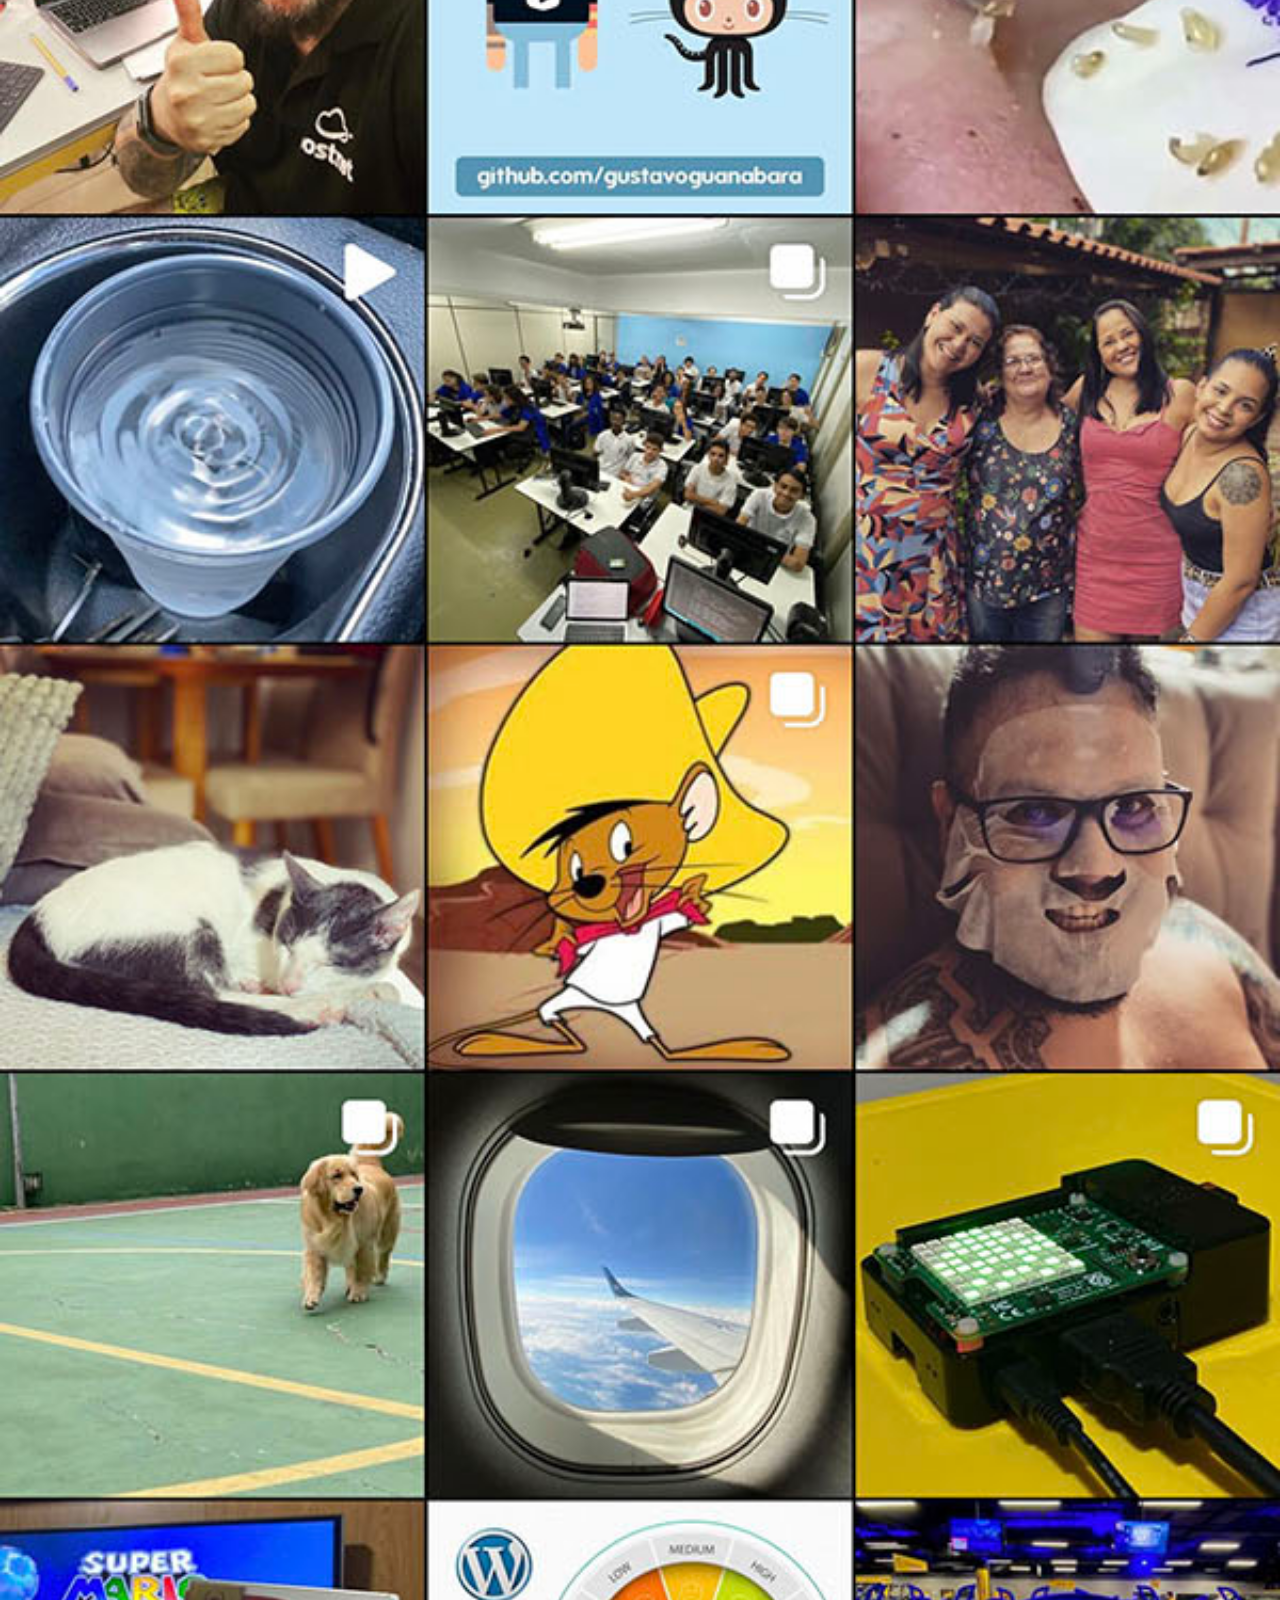
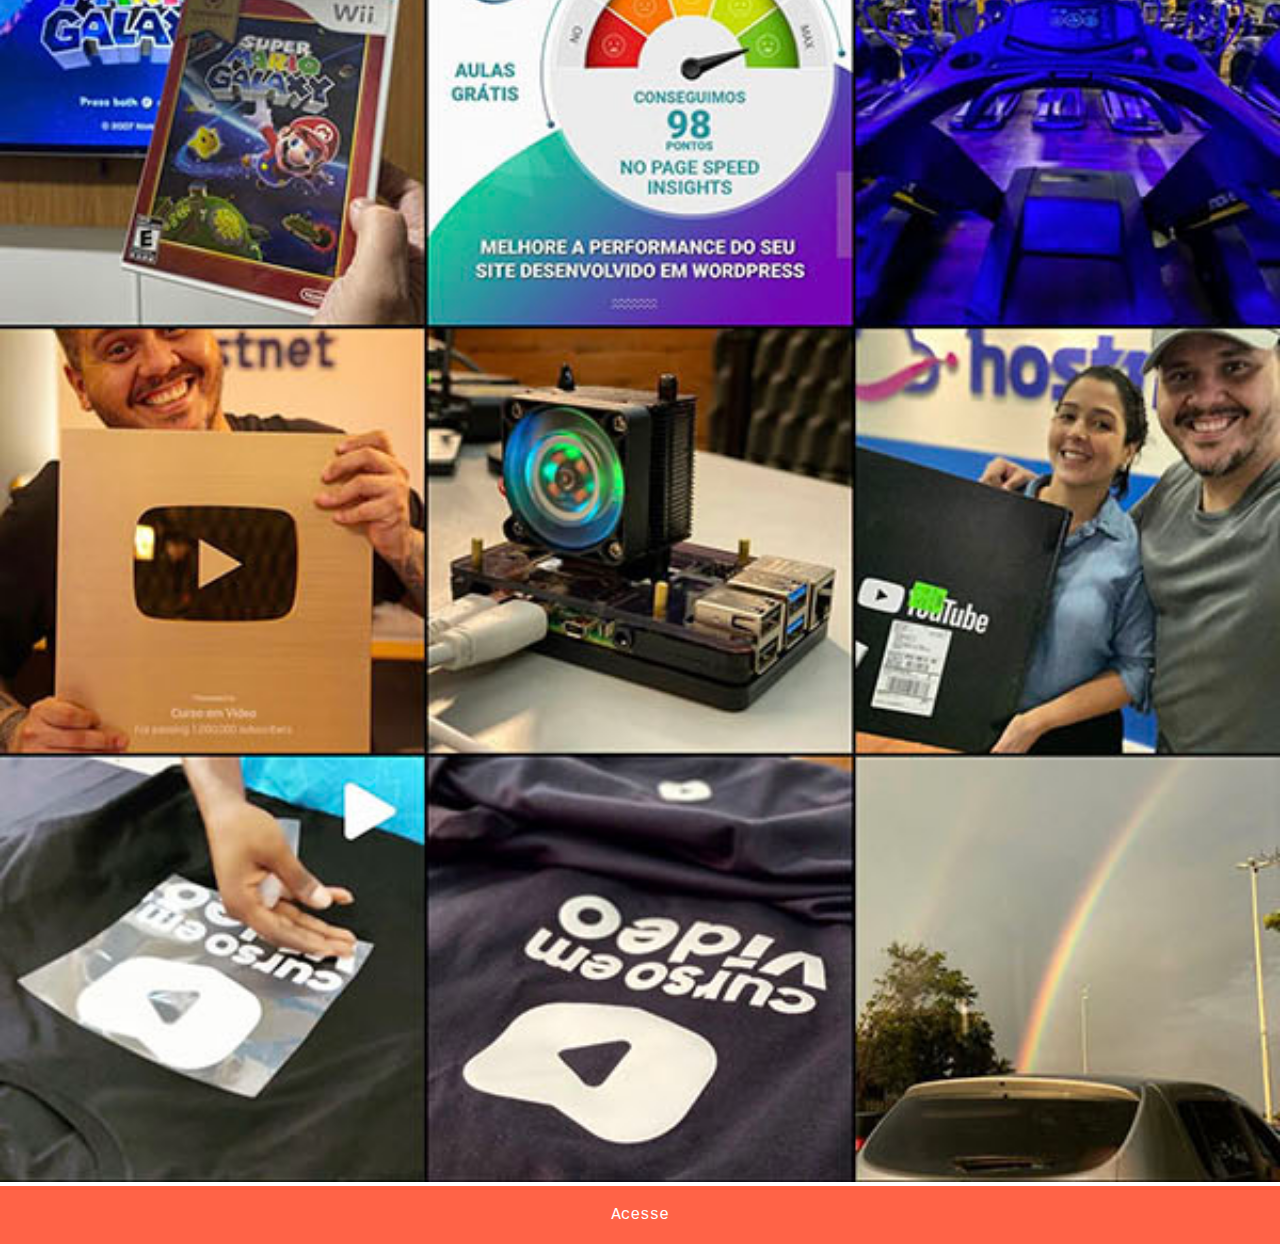
<file: insta.html>
<!DOCTYPE html>
<html lang="en">
<head>
    <meta charset="UTF-8">
    <meta name="viewport" content="width=device-width, initial-scale=1.0">
    <title>instagram</title>
    <link rel="stylesheet" href="estilos/style-social.css">
</head>
<body>
    <img src="imagens/tela-instagram.jpg" alt="tela-instagram">
    <a href="https://www.instagram.com/cursoemvideo/" target="_blank">Acesse</a>
</body>
</html>
</file>
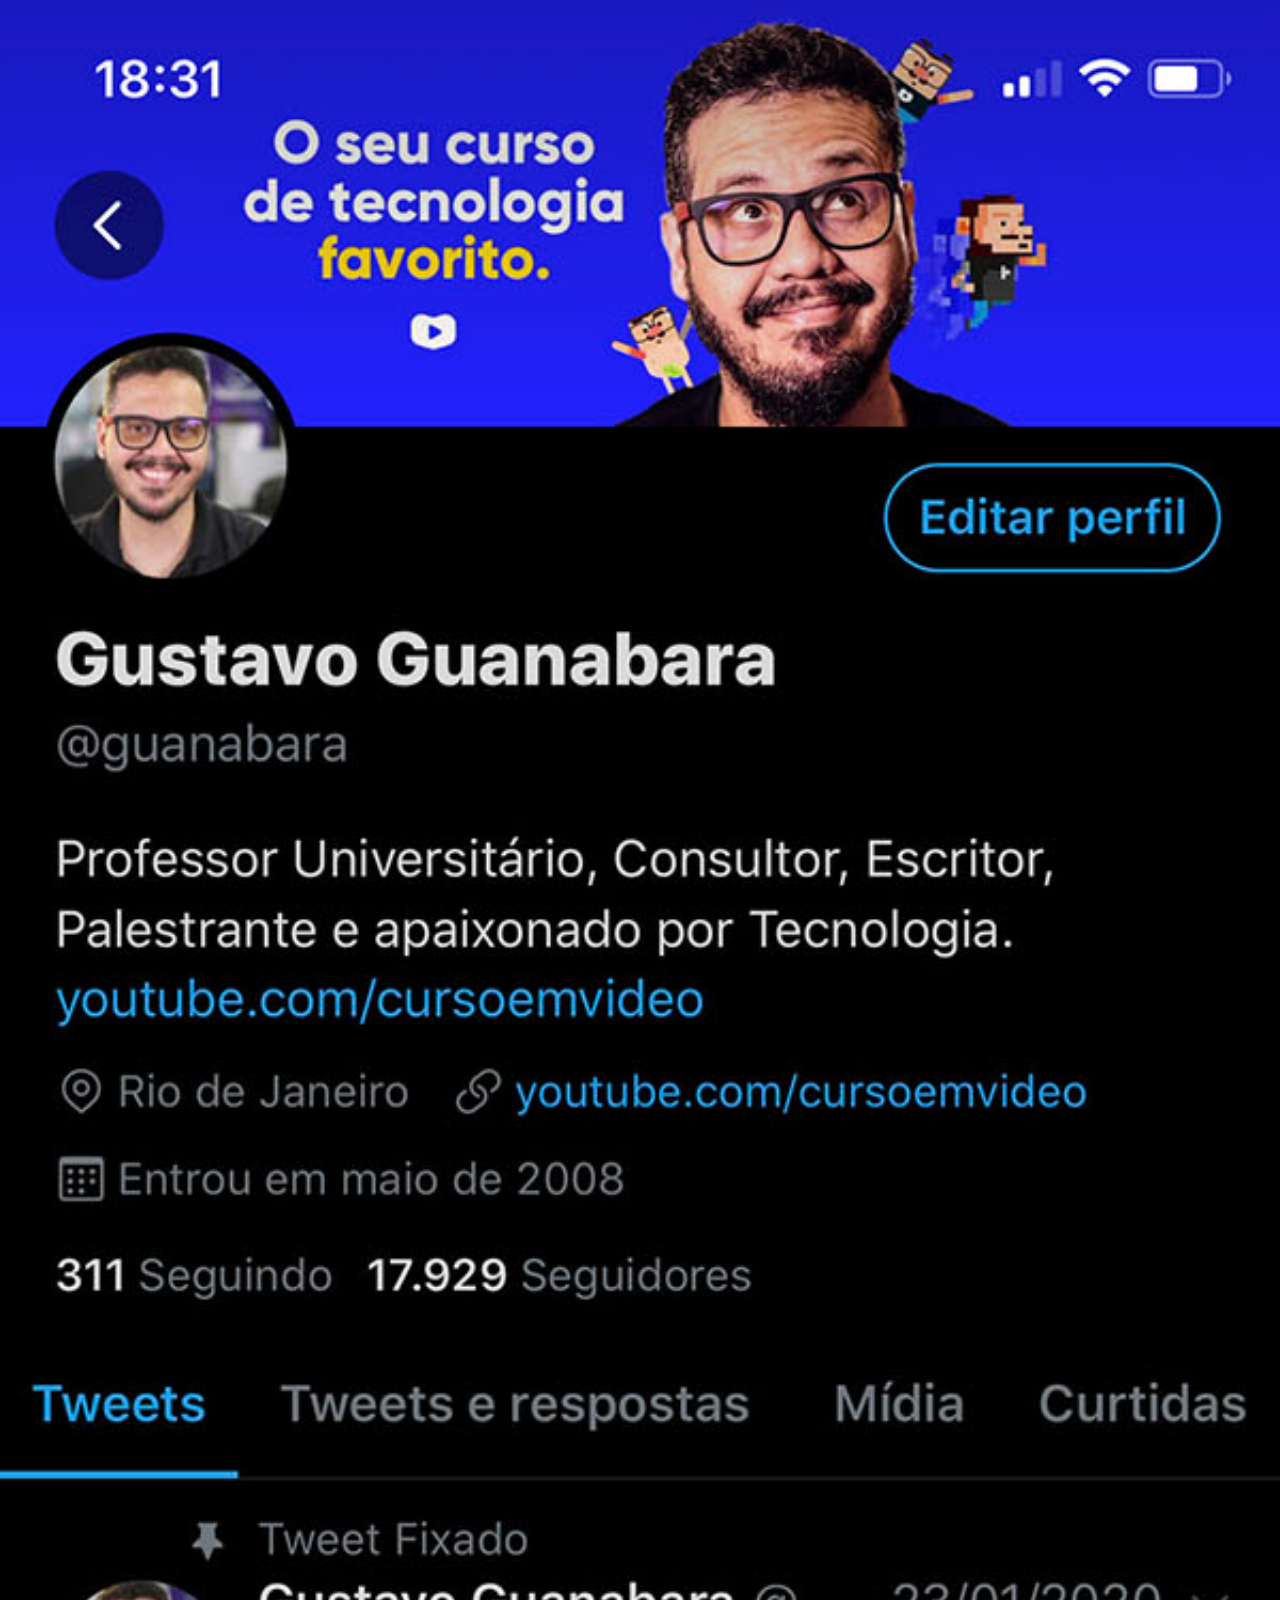
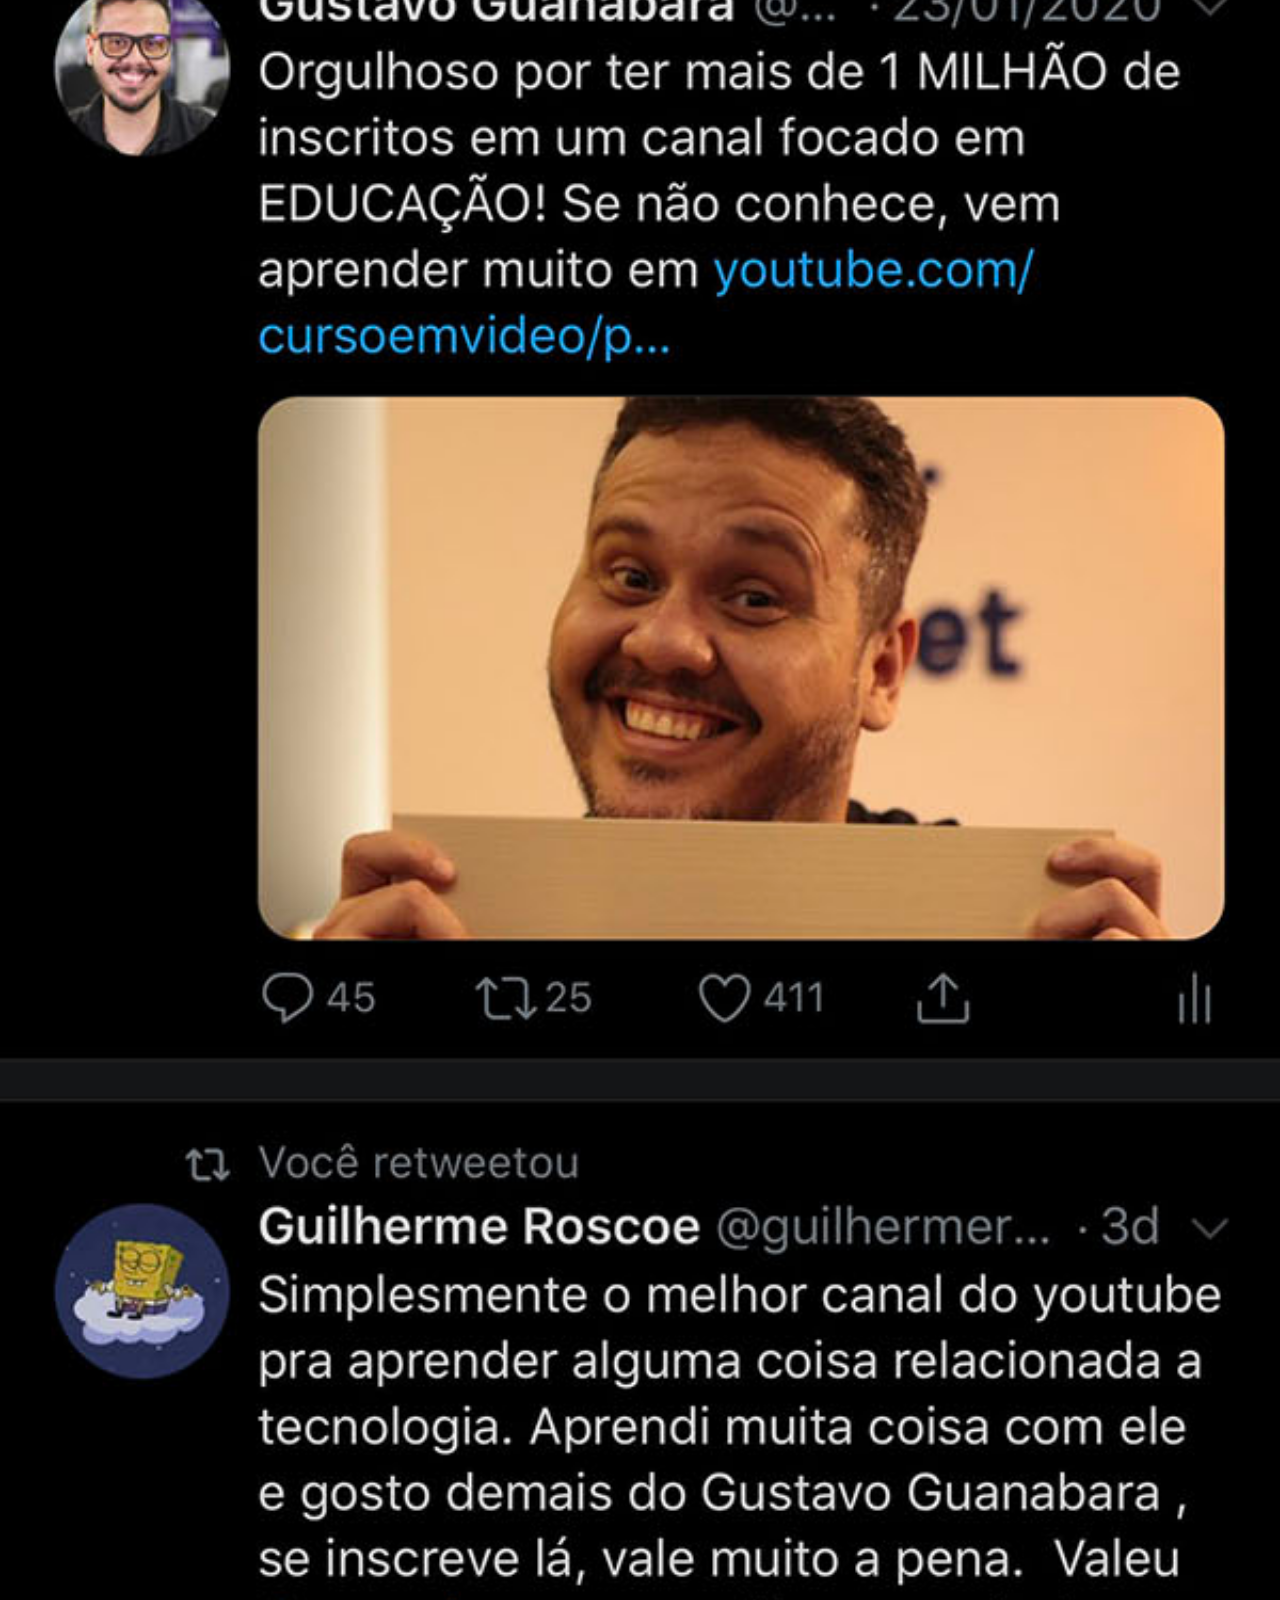
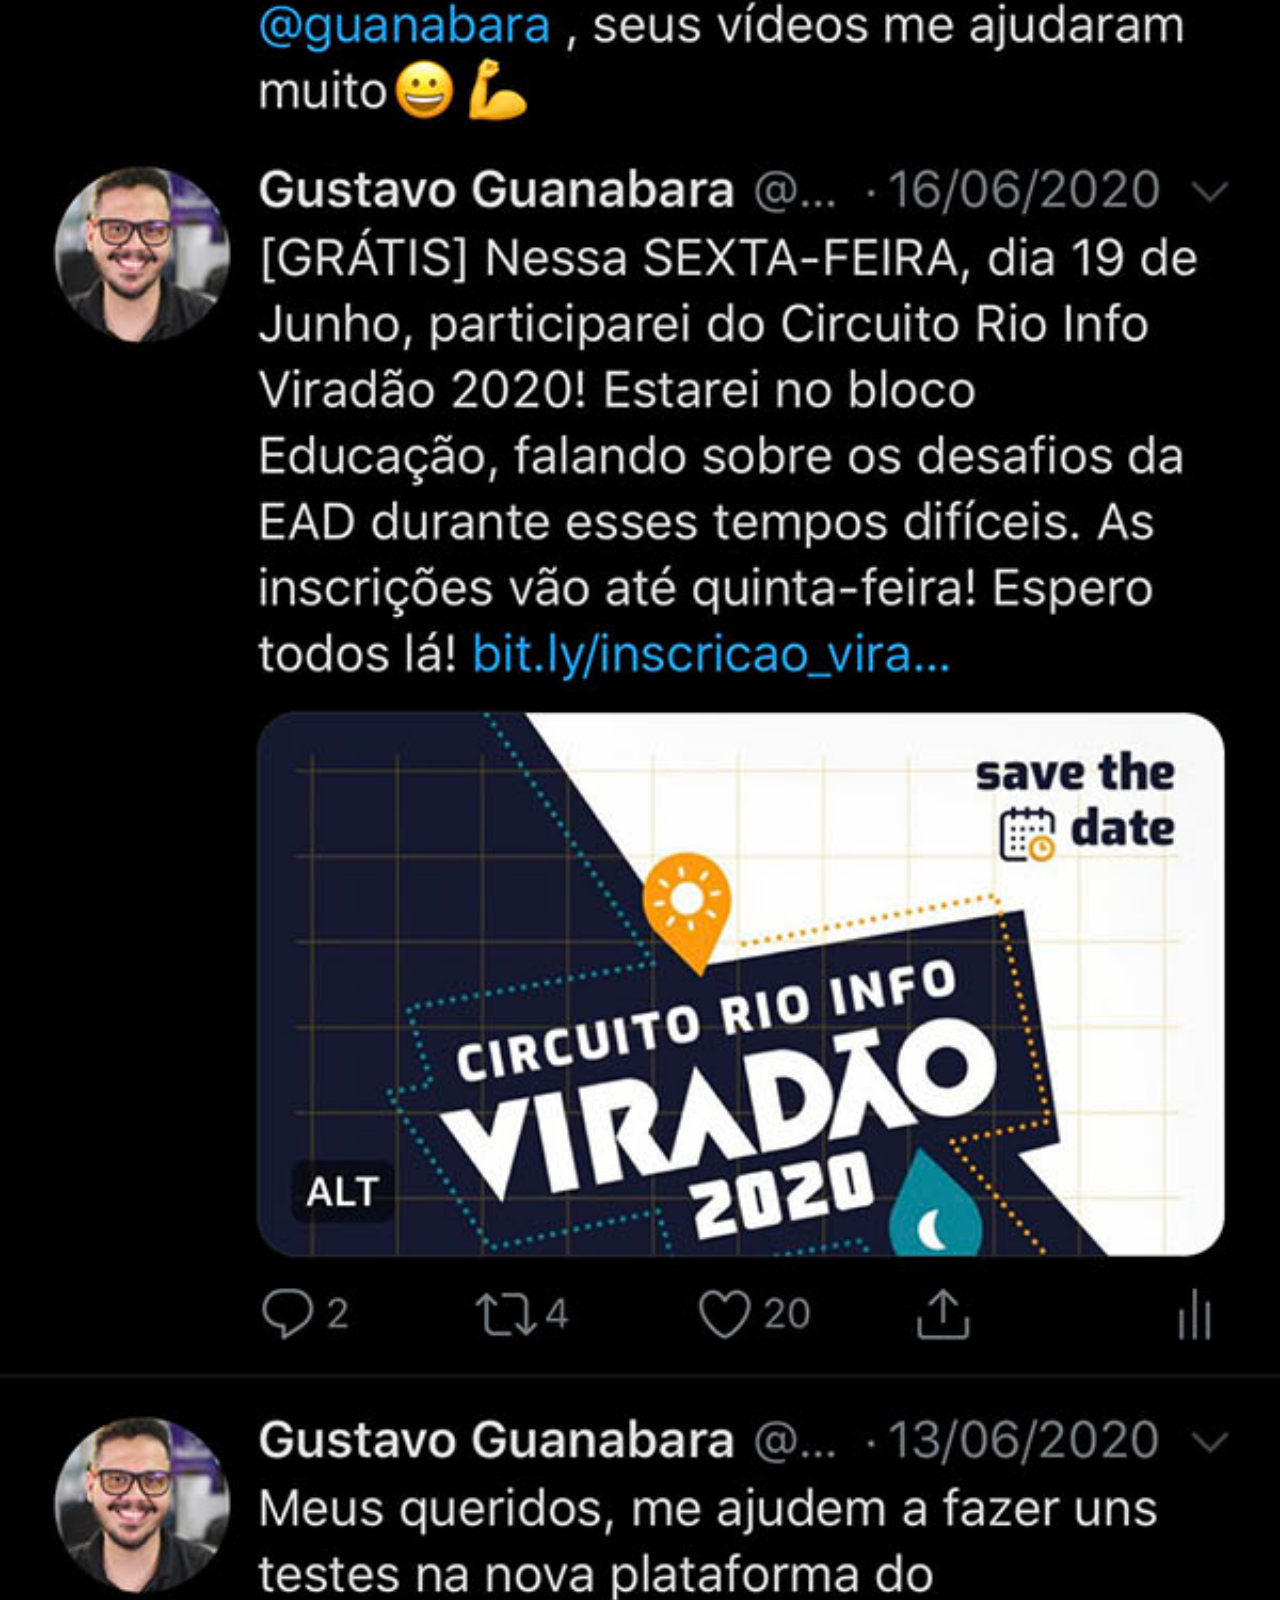
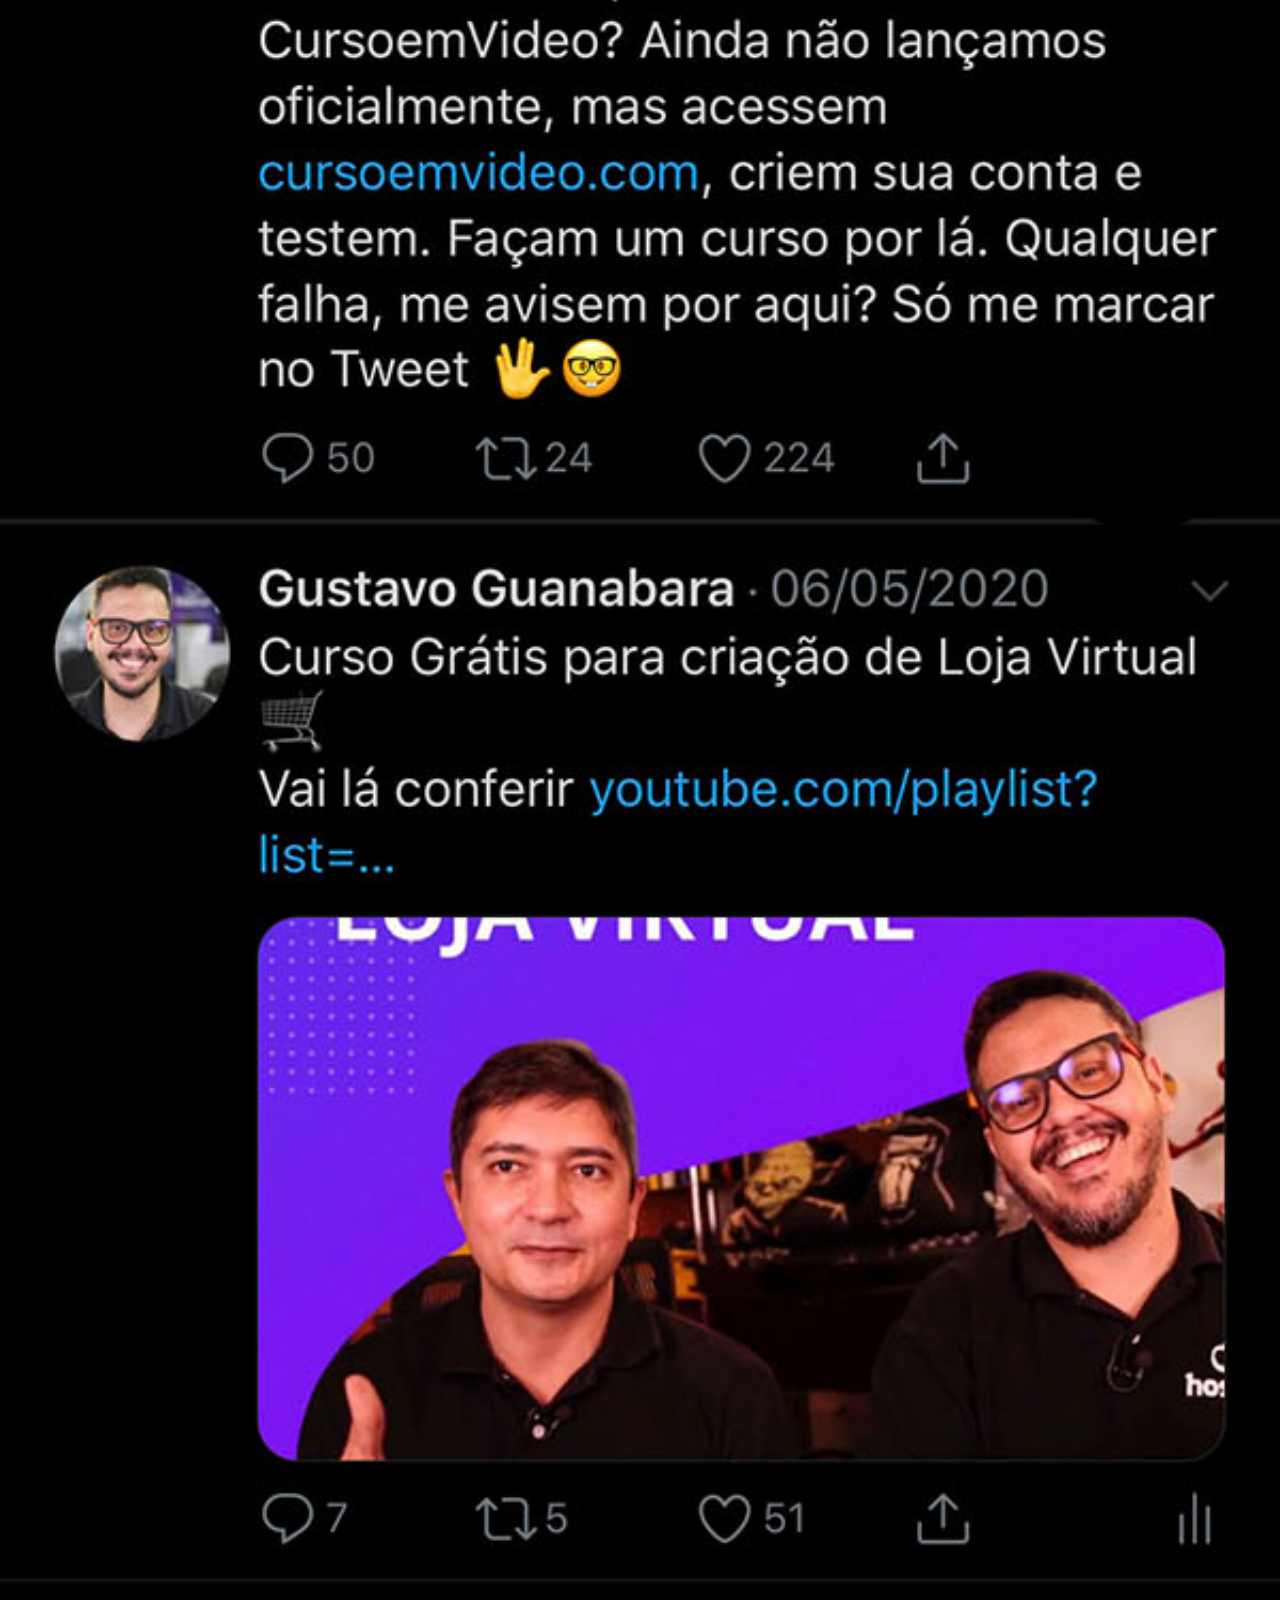
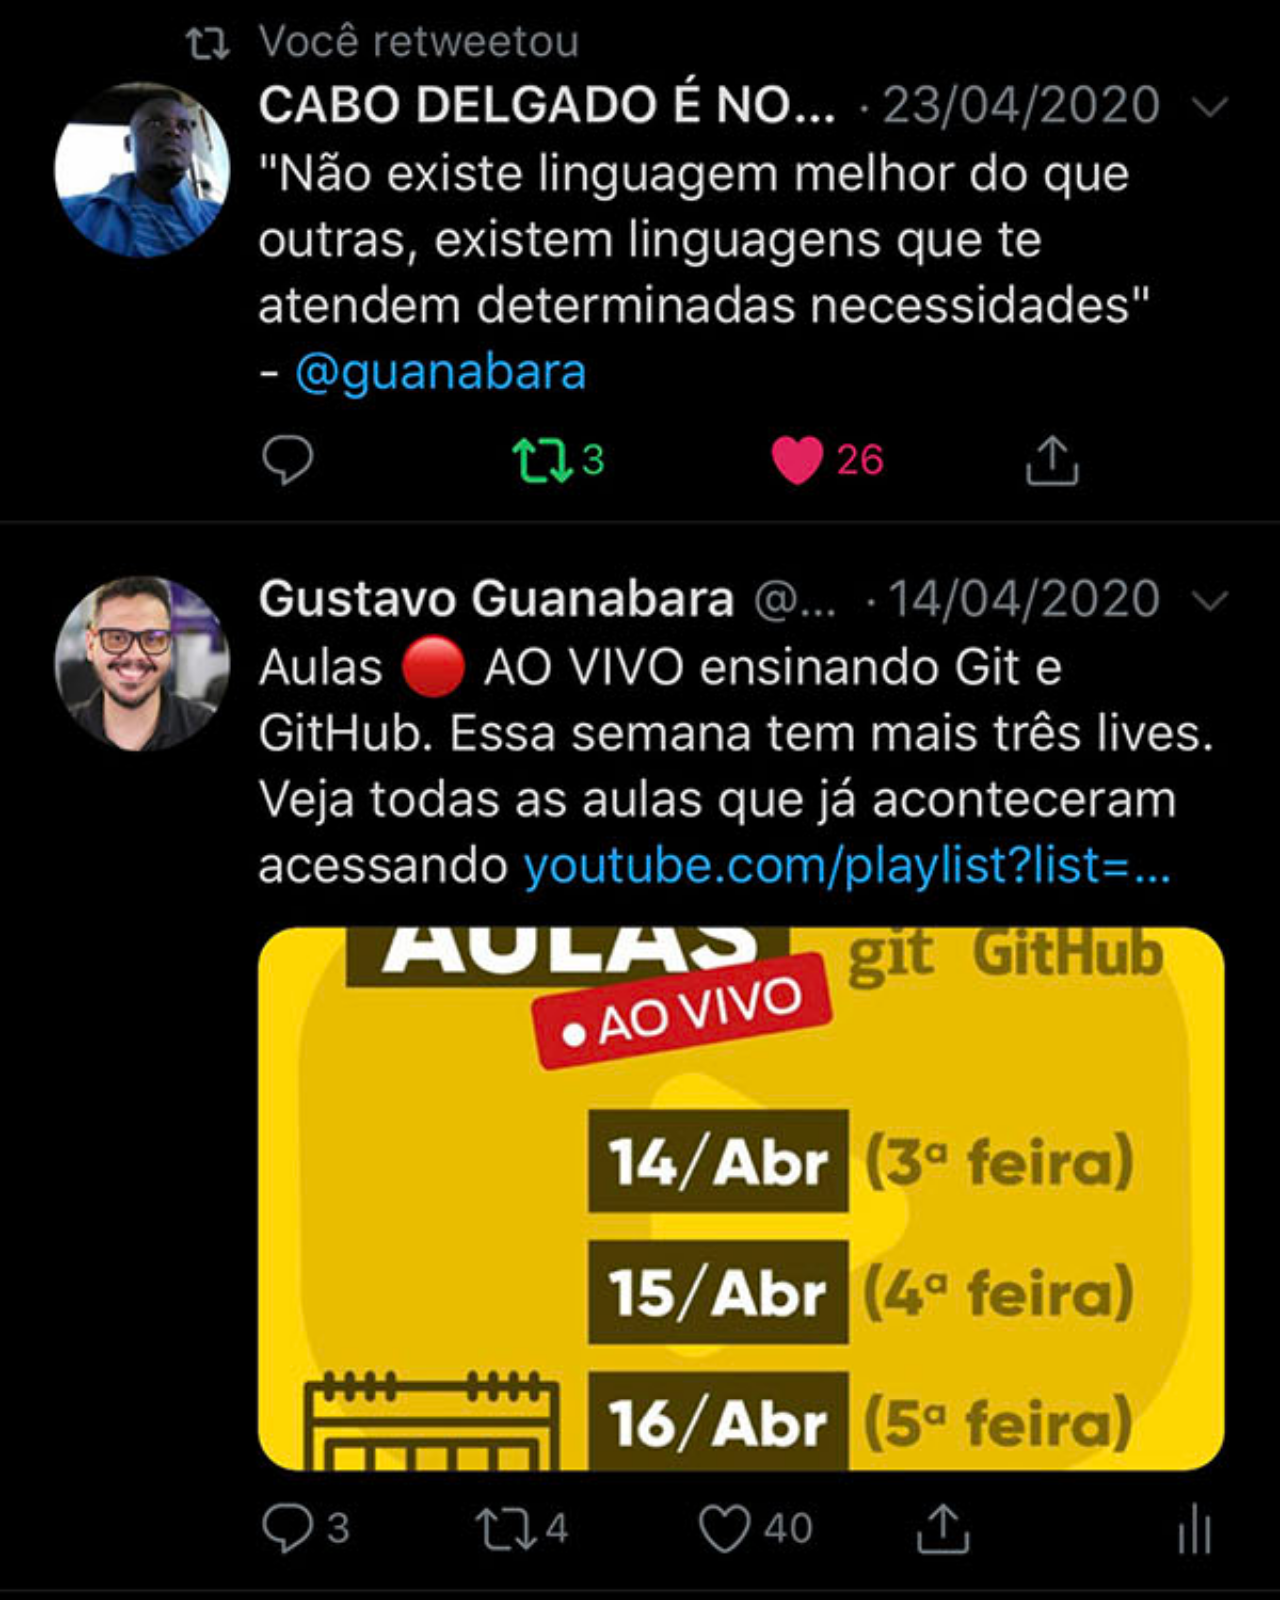
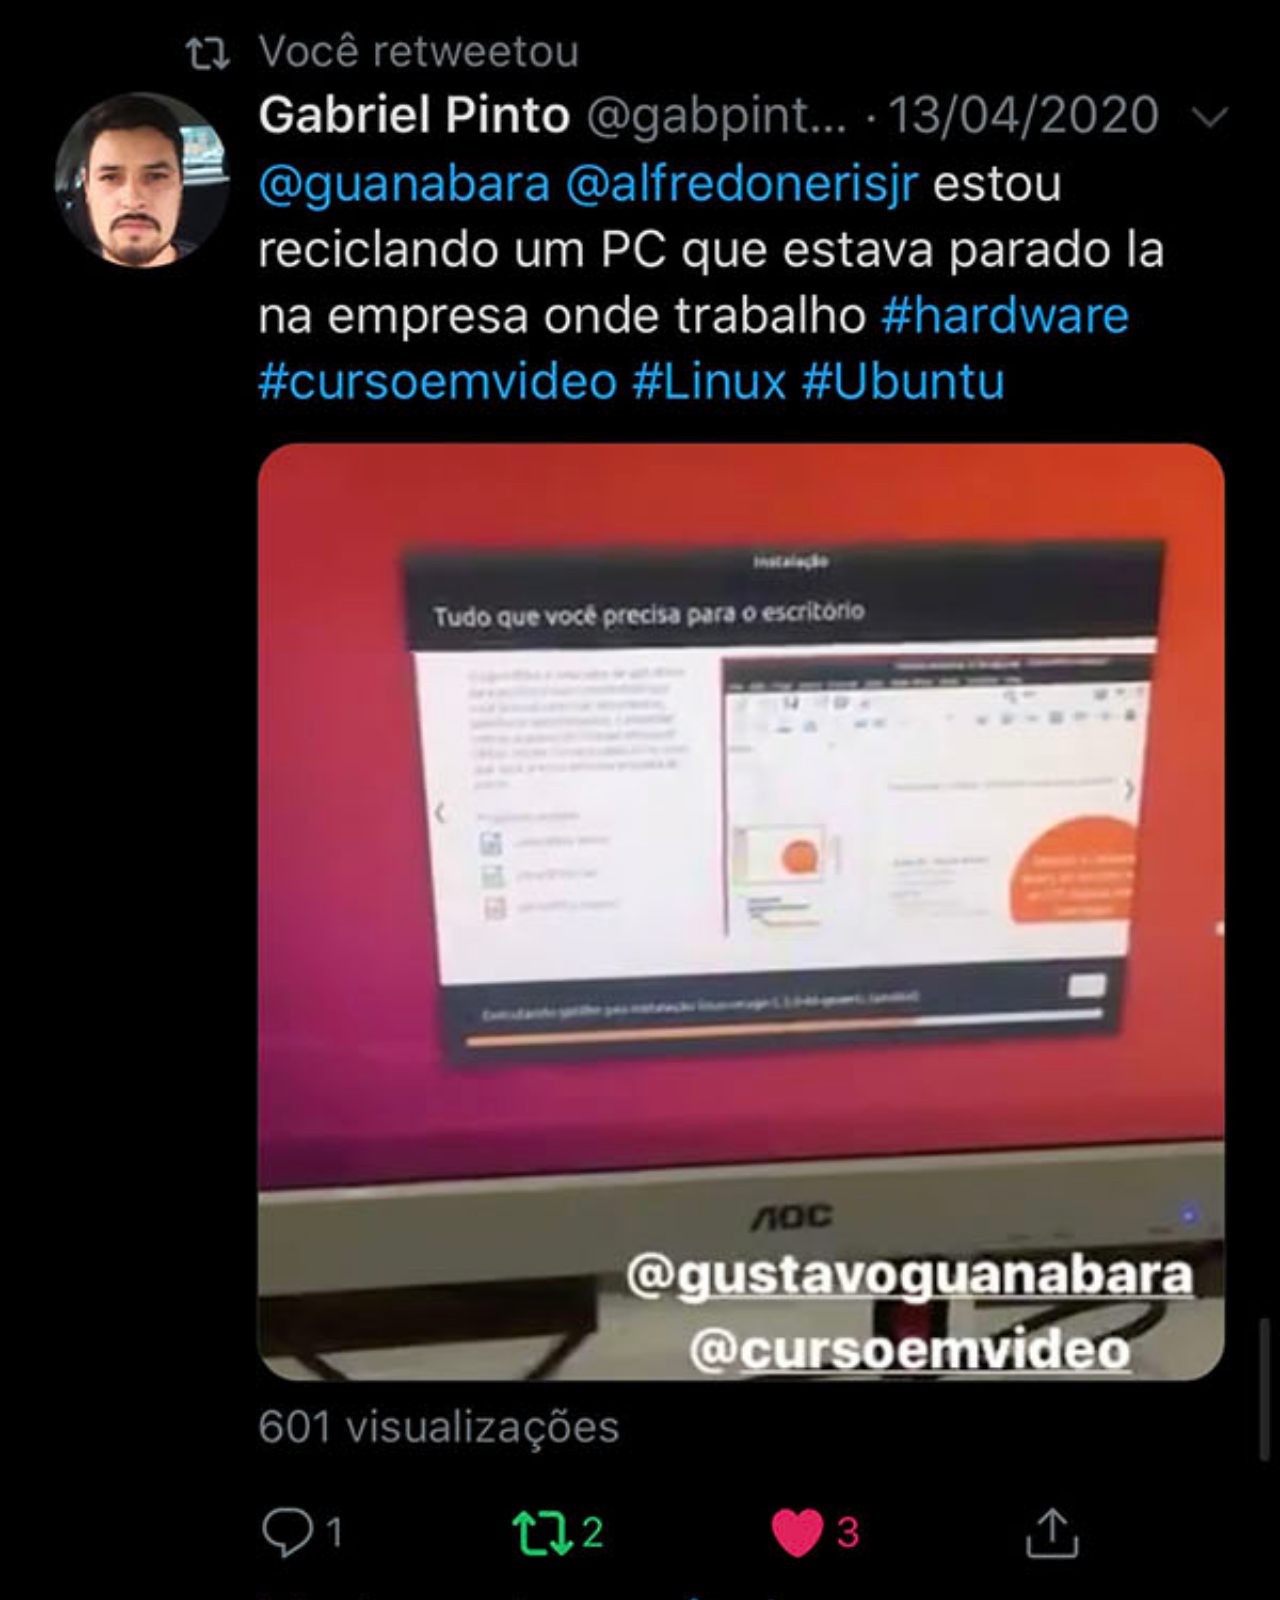
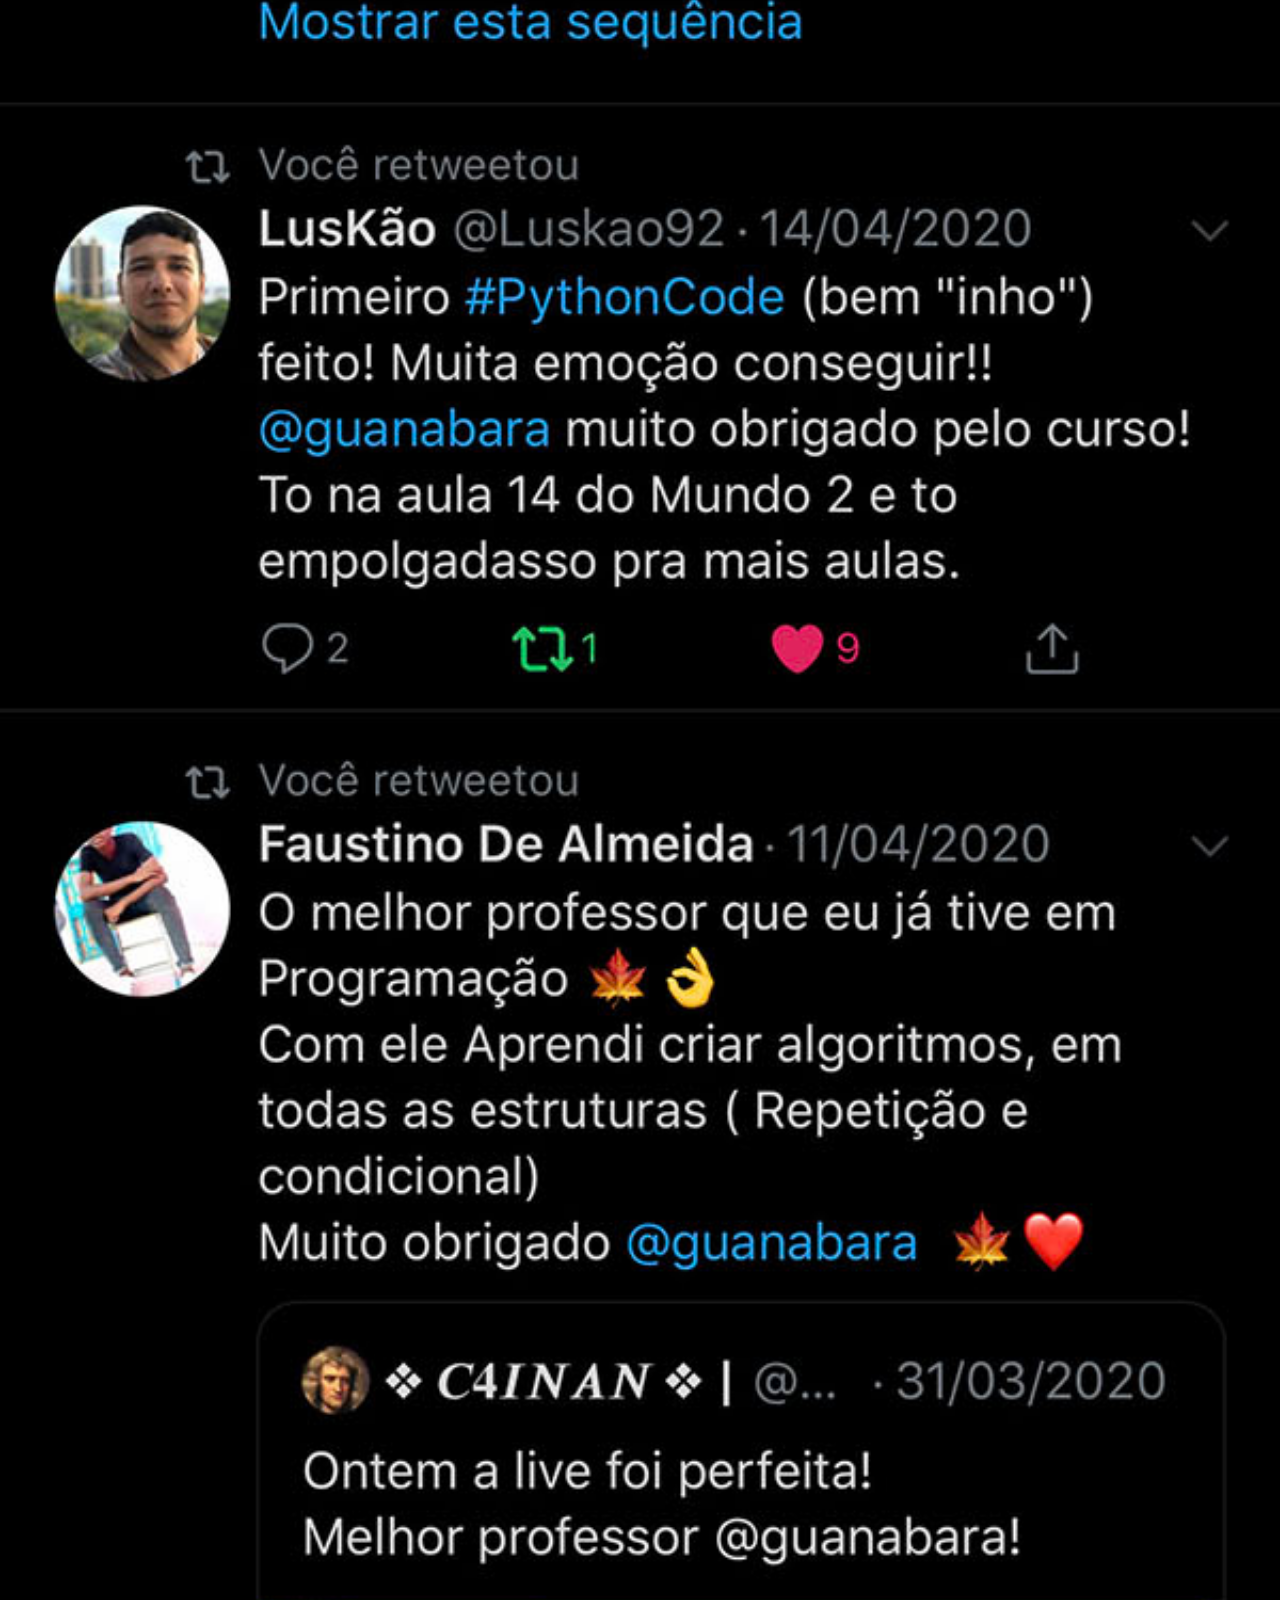
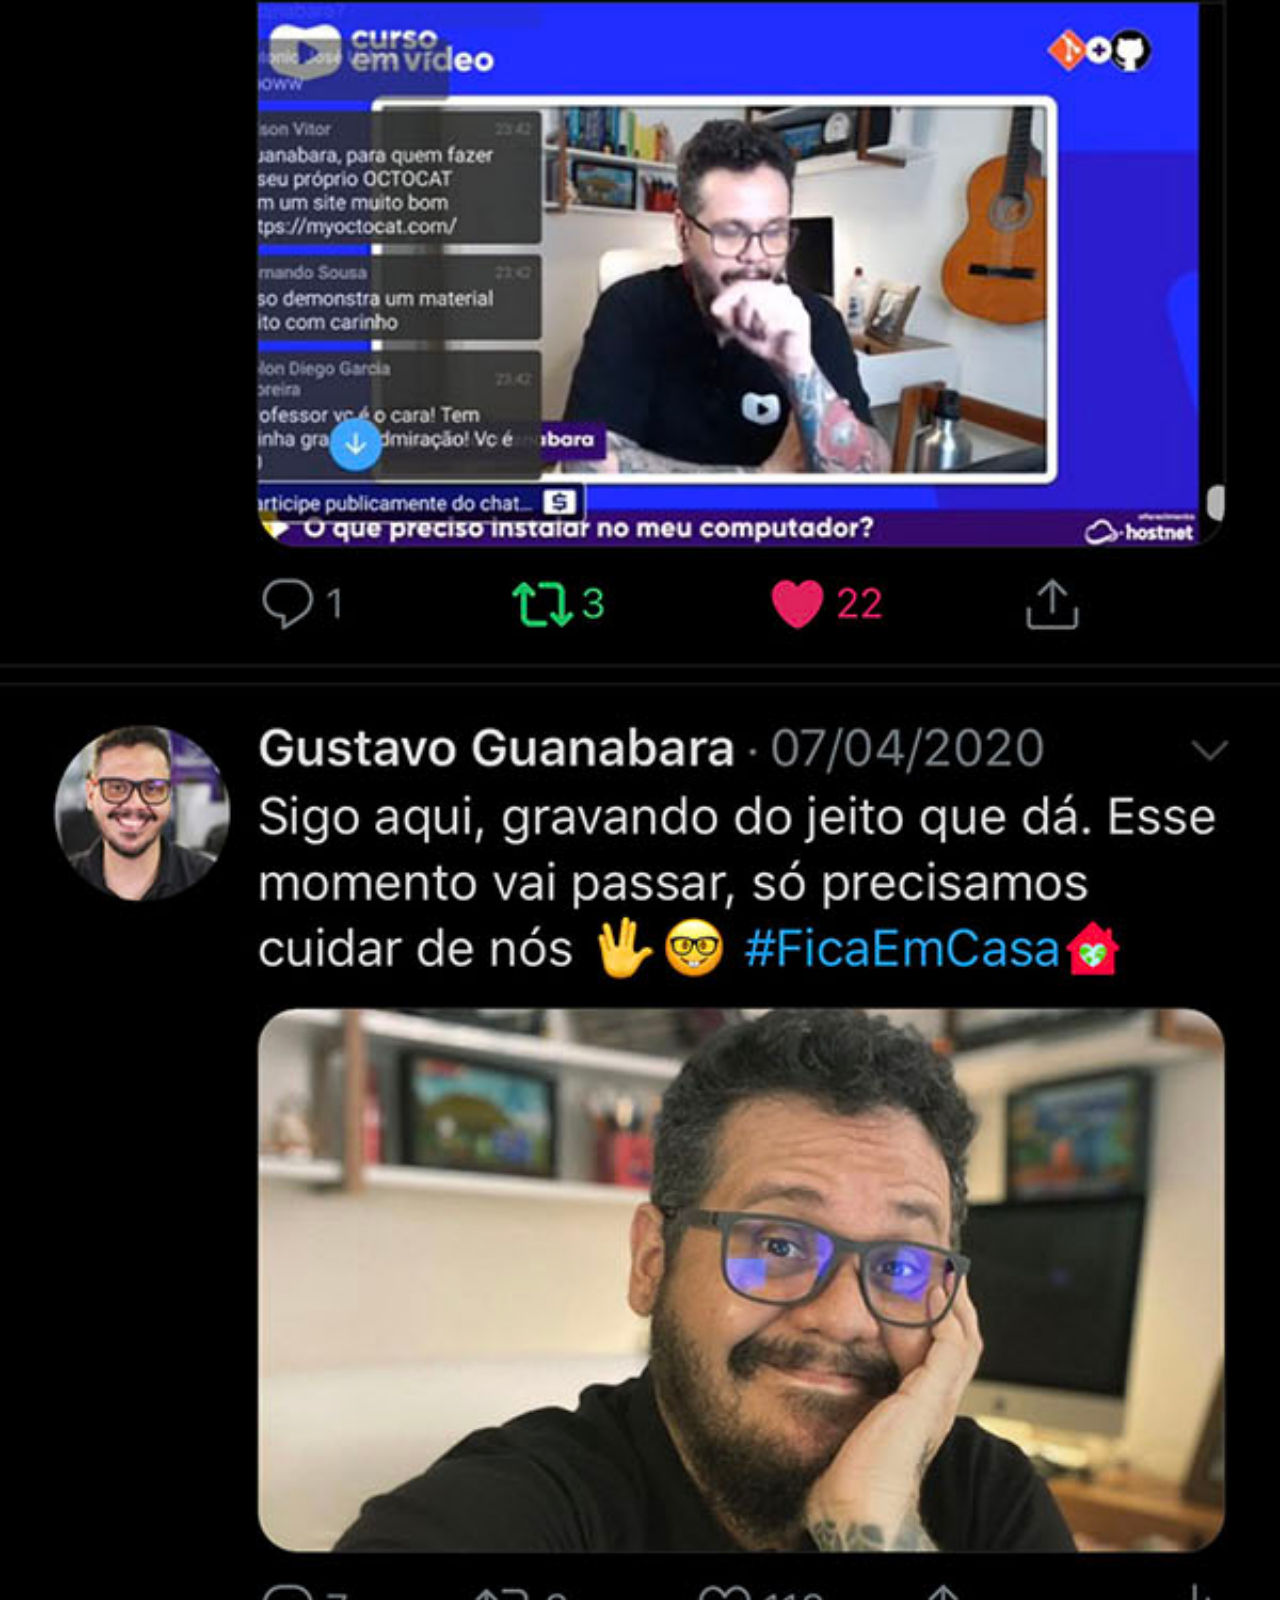
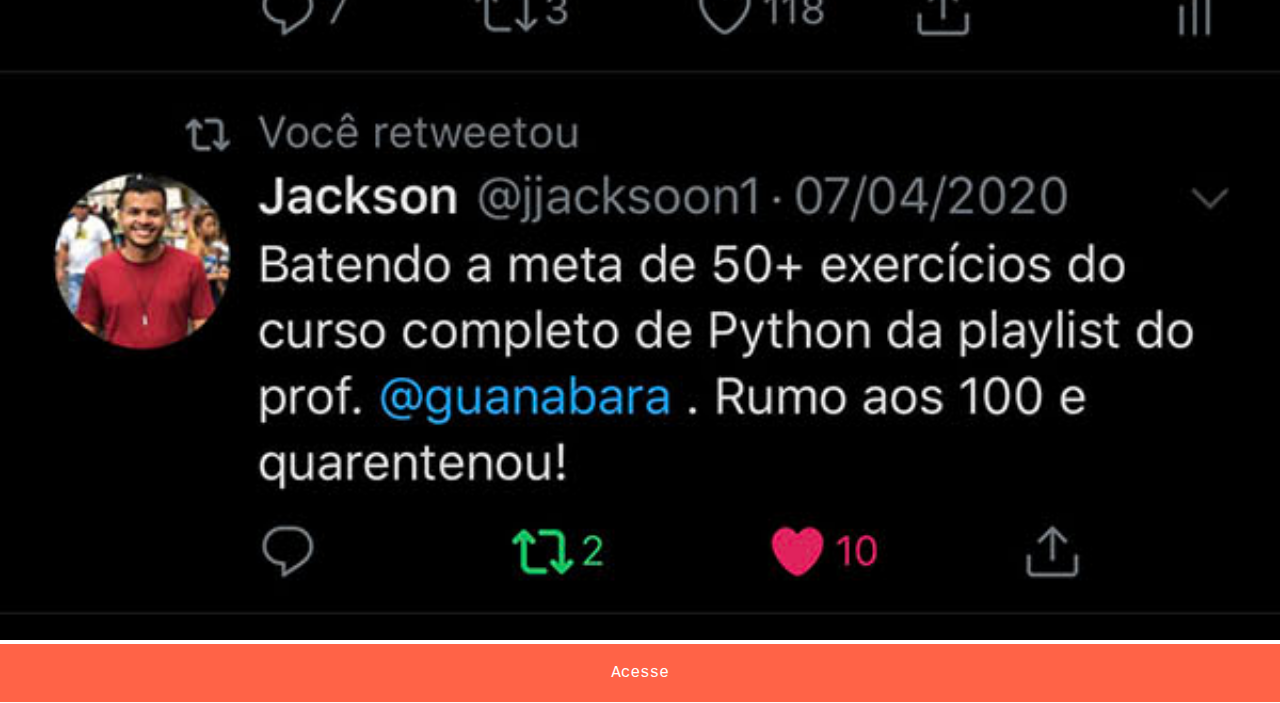
<file: twitter.html>
<!DOCTYPE html>
<html lang="en">
<head>
    <meta charset="UTF-8">
    <meta name="viewport" content="width=device-width, initial-scale=1.0">
    <title>twitter</title>
    <link rel="stylesheet" href="estilos/style-social.css">
</head>
<body>
    <img src="imagens/tela-twitter.jpg" alt="tela-twitter">
    <a href="https://twitter.com/cursosemvideo" target="_blank">Acesse</a>
</body>
</html>
</file>
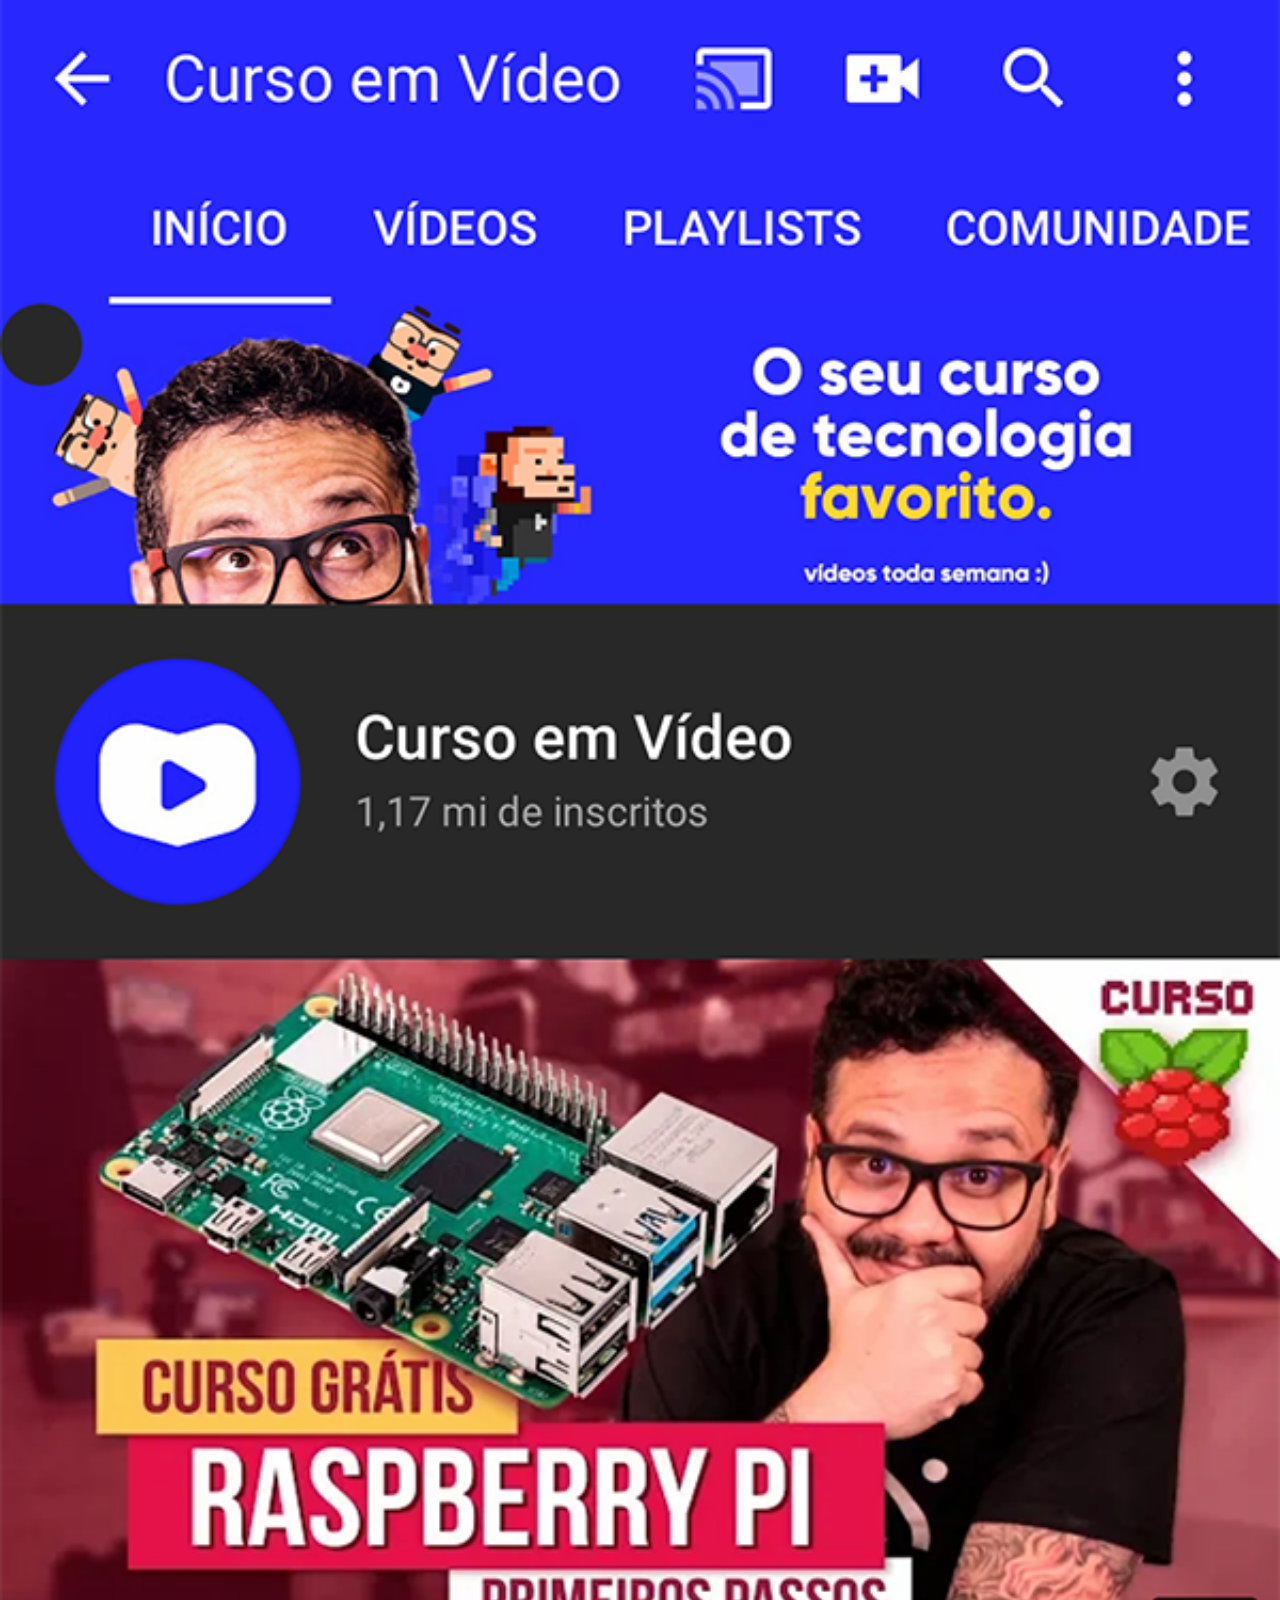
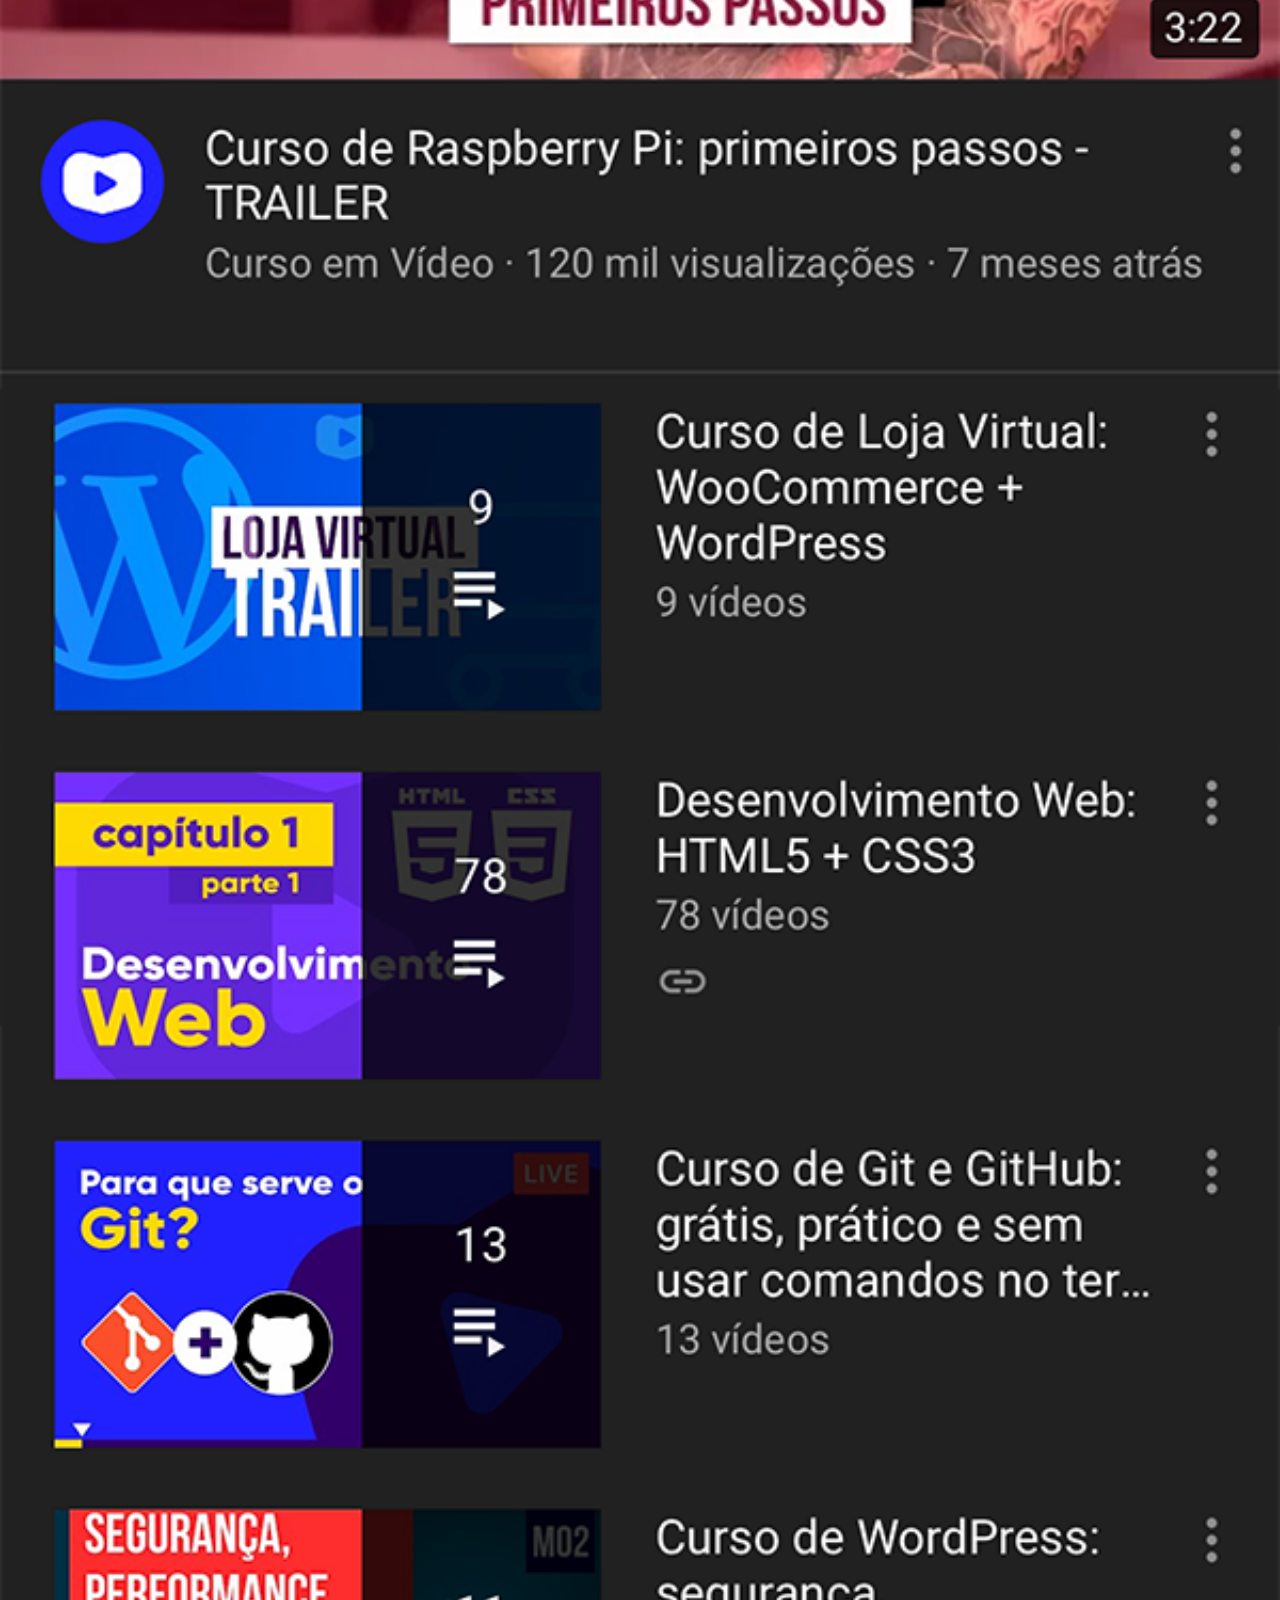
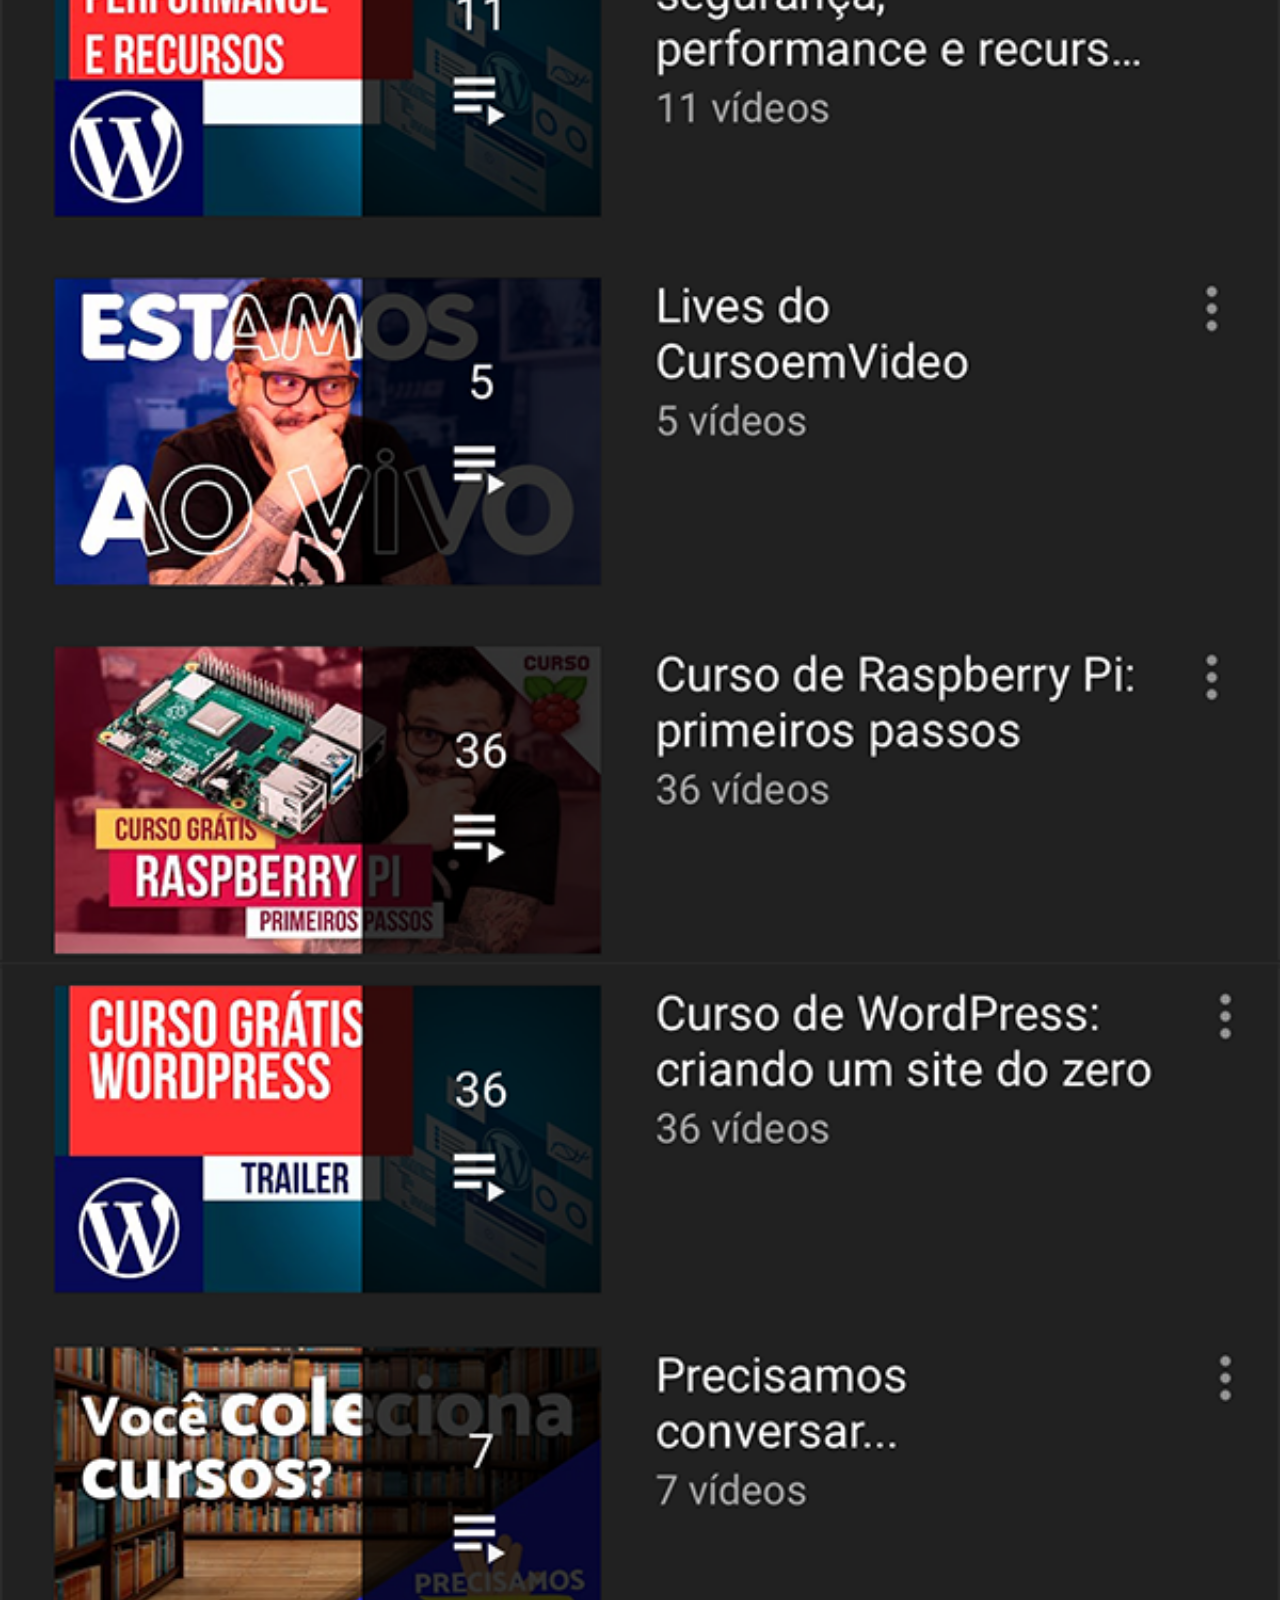
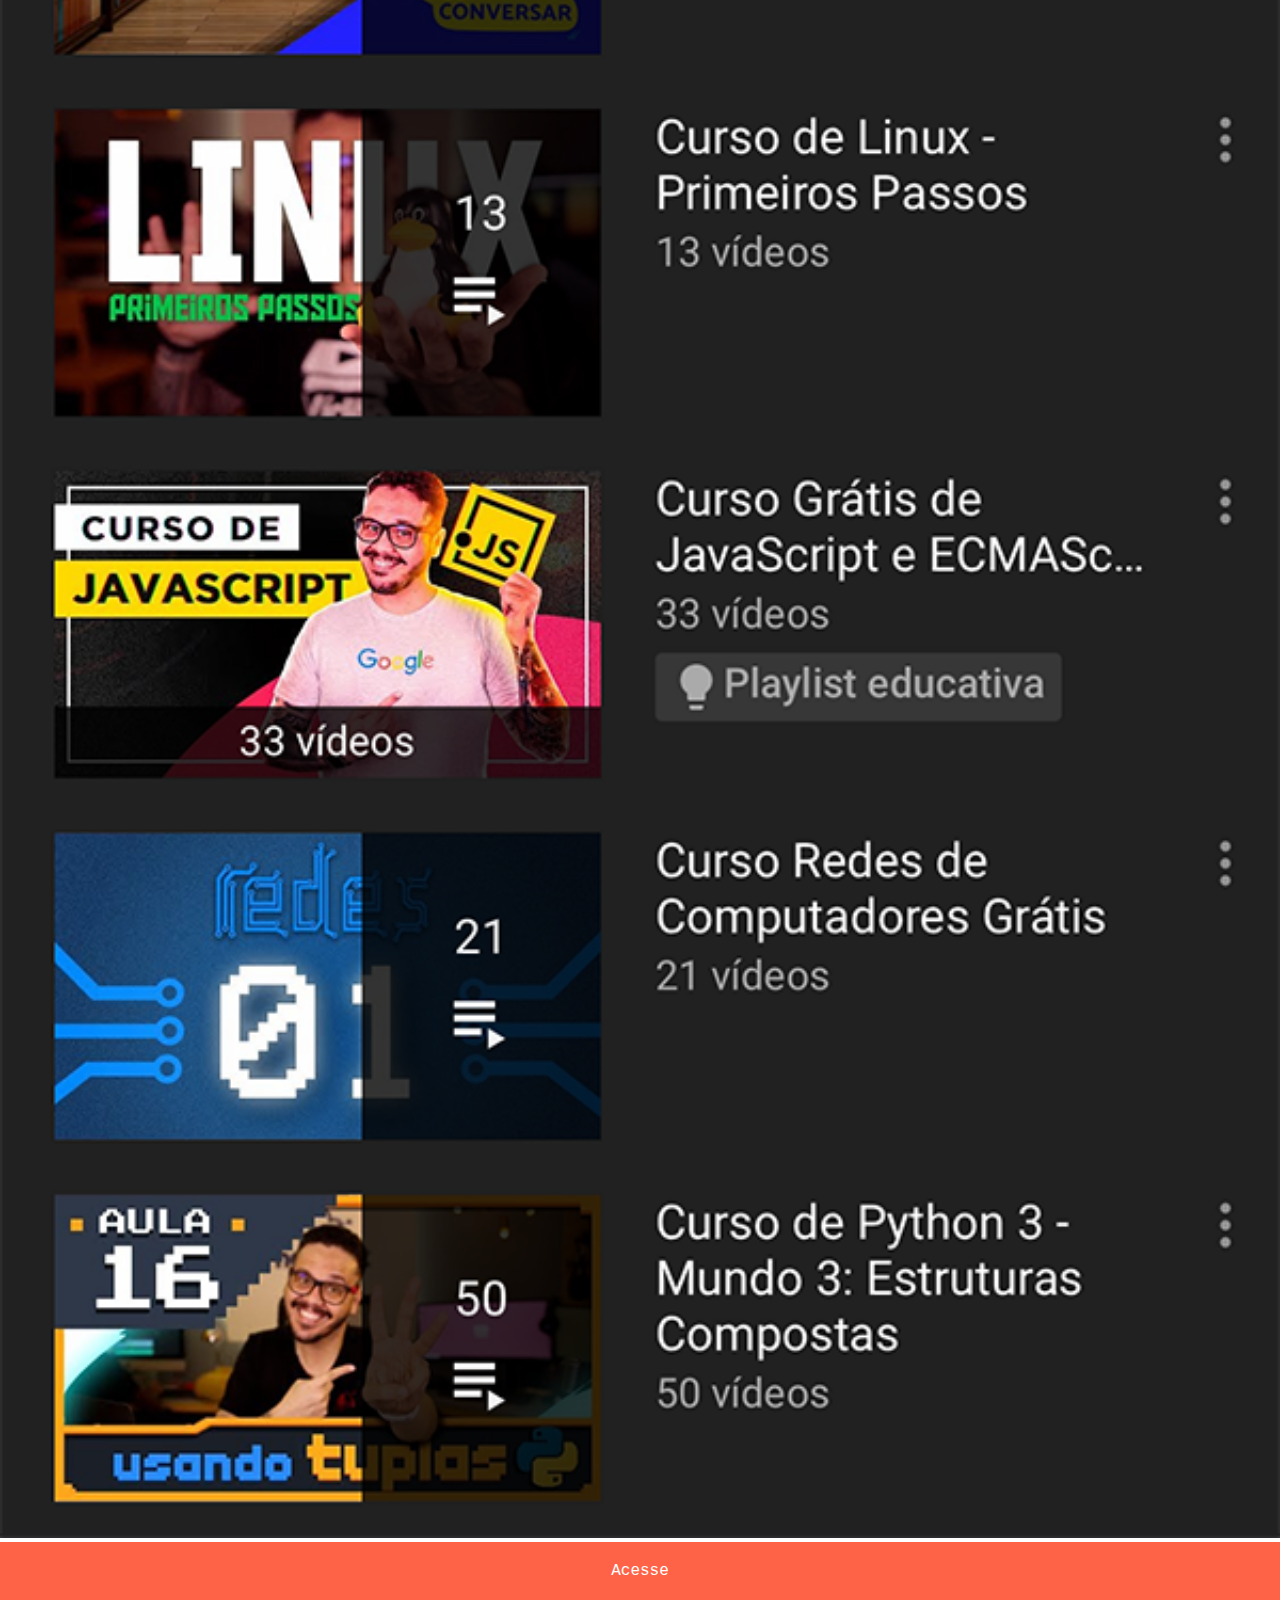
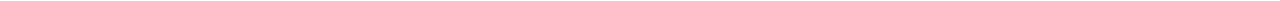
<file: youtube.html>
<!DOCTYPE html>
<html lang="en">
<head>
    <meta charset="UTF-8">
    <meta name="viewport" content="width=device-width, initial-scale=1.0">
    <title>youtube</title>
   <link rel="stylesheet" href="estilos/style-social.css">
</head>
<body>
    <img src="imagens/tela-youtube.png" alt="tela-youtube">
    <a href="https://www.youtube.com/@CursoemVideo" target="_blank">Acesse</a>
</body>
</html>
</file>
<file: estilos/style.css>
@charset "UTF-8";

html,
body {
    width: 100wv;
    height: 100vh;
}
 body {
    background: url("/imagens/fundo-madeira.jpg")no-repeat top center ;  /*background medeira*/
    background-size: cover;
    background-attachment: fixed;
 }

* {
    margin: 0px;   
    padding: 0px;
}

main {

    height: 100vw;
    position: relative;

}

section#telefone {

    width: 211px;  /*tamanho do celular*/
    height: 427px;

    position: absolute; /*Posititon absulute para que possamos alterar com a propriedade top e left*/
    top: 50%;
    left: 50%;
    transform: translate(-50%, -50%); /*transform:translate para que possamos centralizar o objeto de forma responsiva.*/
    background-image: url("/imagens/frame-iphone1.png");

}
iframe#home{

    width: 178px;
    height:312px;
    position: absolute;
    top: 50%;                 /*oque vemos dentro do celular e um iframe criamos a pagina 'home.html 'zeramos o padding e a margin para que nao tenhamos barra de rolagem propriconando o efeito visual a pagina*/ 
    left:50%;
    transform: translate(-50%, -50%);
    background-size: cover;
}
    #redes  a  img {

    width: 50px;
    border-radius: 50%;
    margin: 20px;
    display: block;
    position: relative;
    left: 90%;
    box-shadow: 1px 1px 5px black;
    box-sizing: border-box;
    
 }
   
    #redes img:hover {
        border: 2px solid rgba(255, 255, 255, 0.66);
        transform: translate(-5px , -5px );
        box-shadow: 5px 5px 10px black;
        transition: 0.5s;

    }
</file>
<file: estilos/style-social.css>
@charset "UTF-8";

*{
    padding: 0px;
    margin: 0px;
}
body {
    width: 100vw;
}
a {
    display: block;
    color: white;
    background-color:tomato;
    padding: 20px;
    font-size: large;
    text-align: center;
    text-decoration: none;
    font-family: monospace;
    }
    a:hover{
        text-decoration: underline;
        
    }
    ::-webkit-scrollbar{
        width: 0px;
        height: 0px;
    }
    img {
        width: 100vw;
    }
</file>
